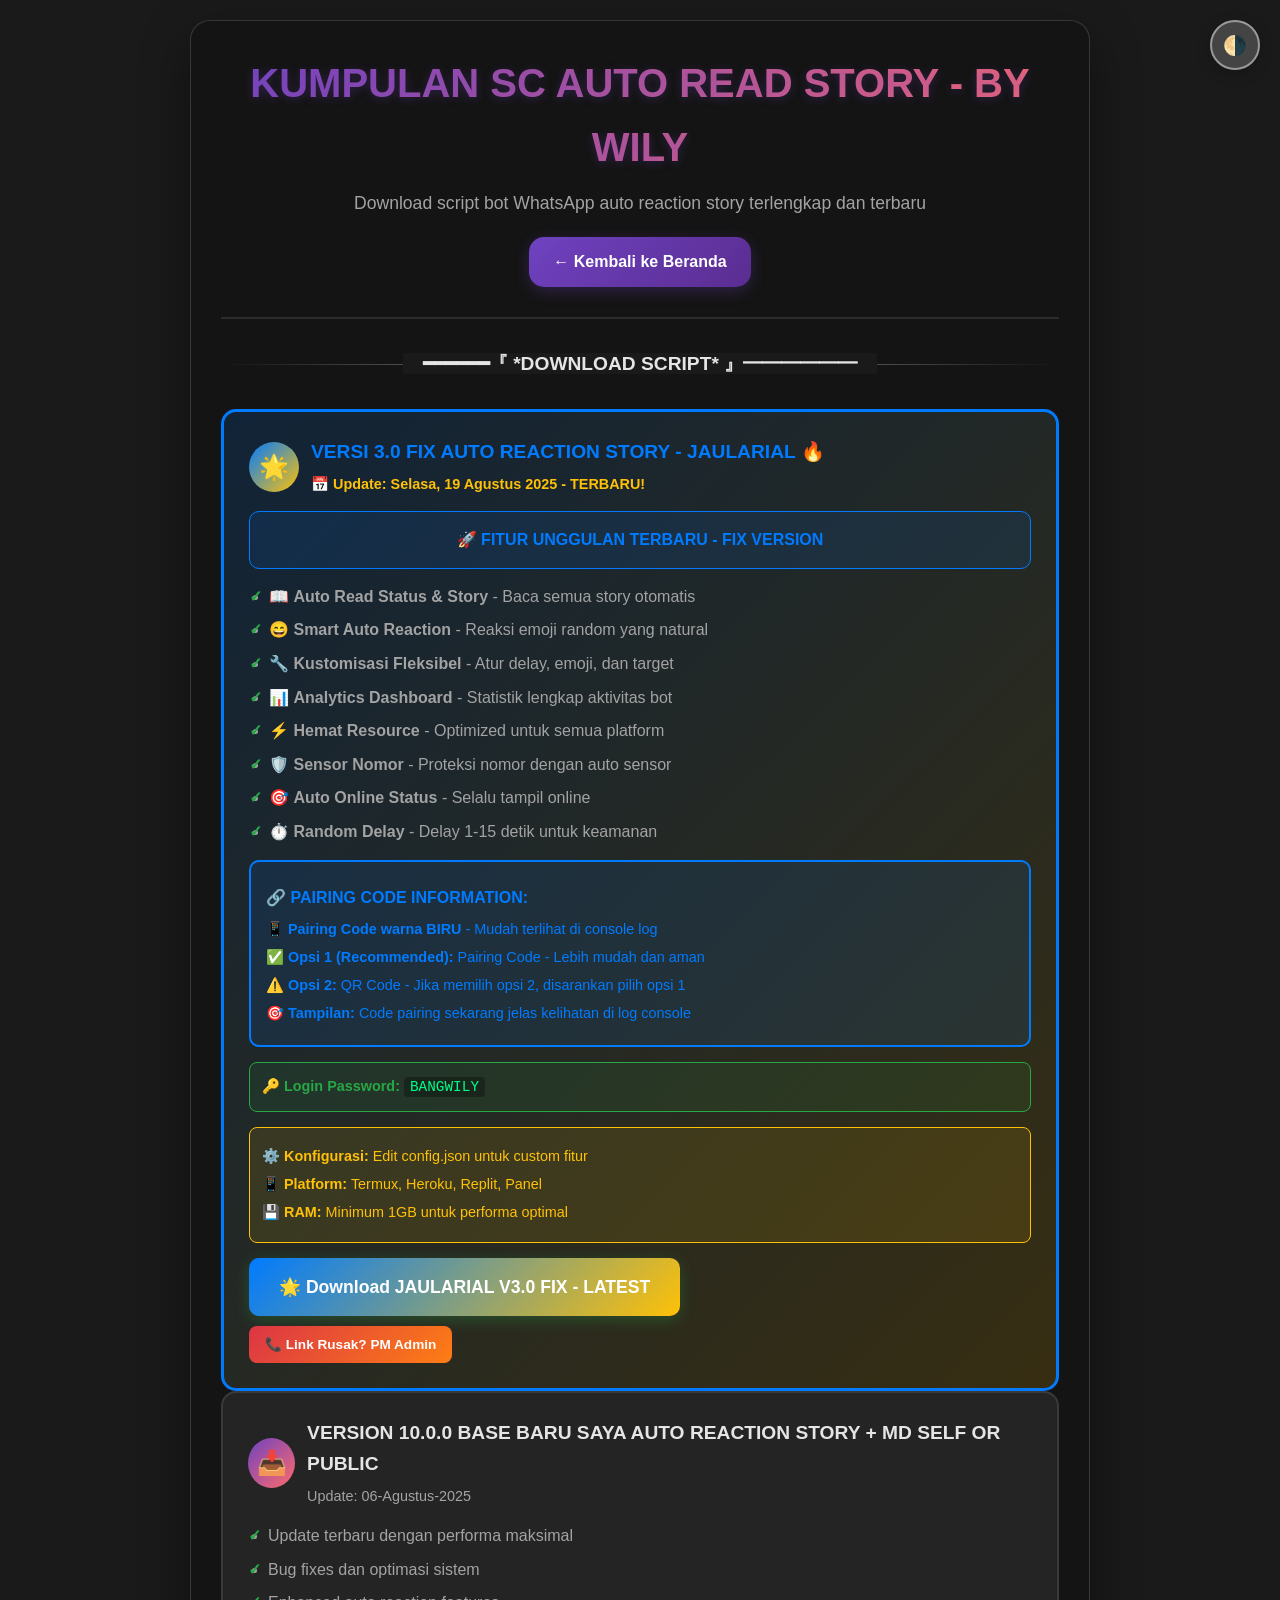
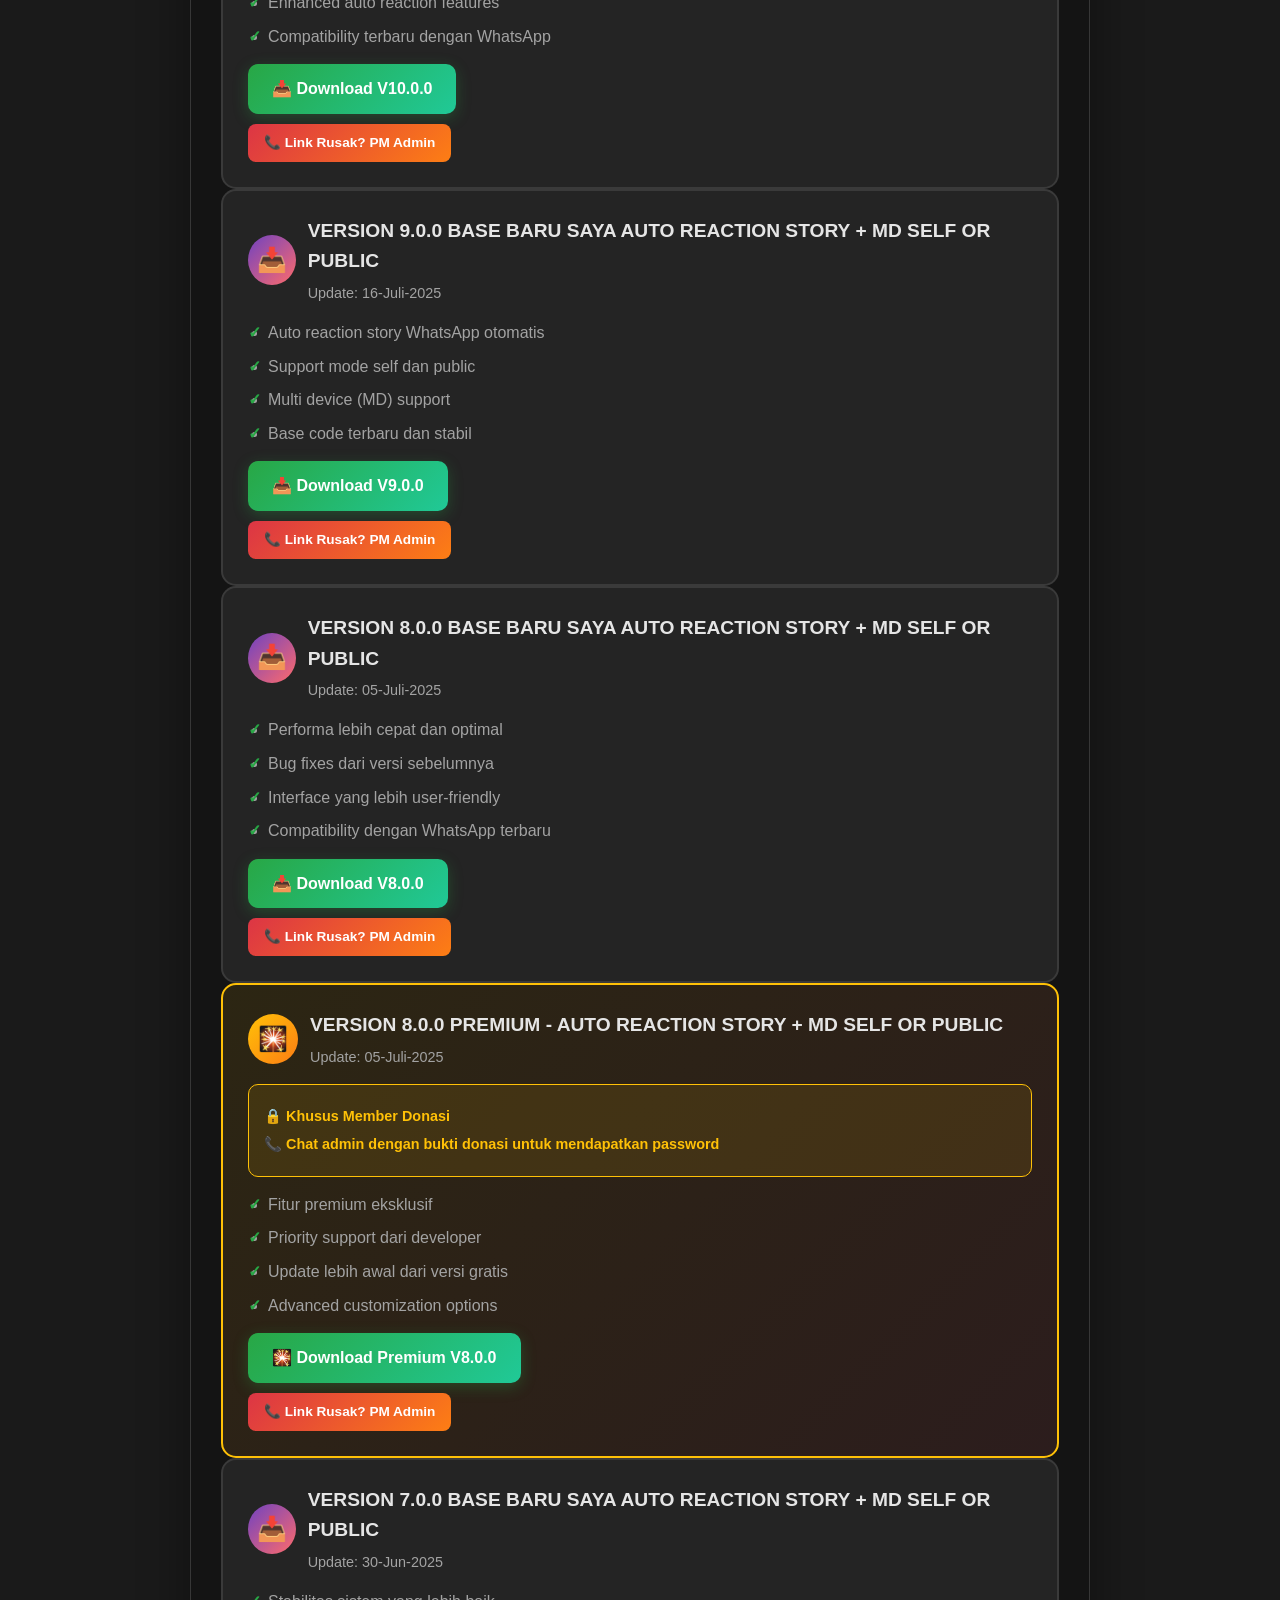
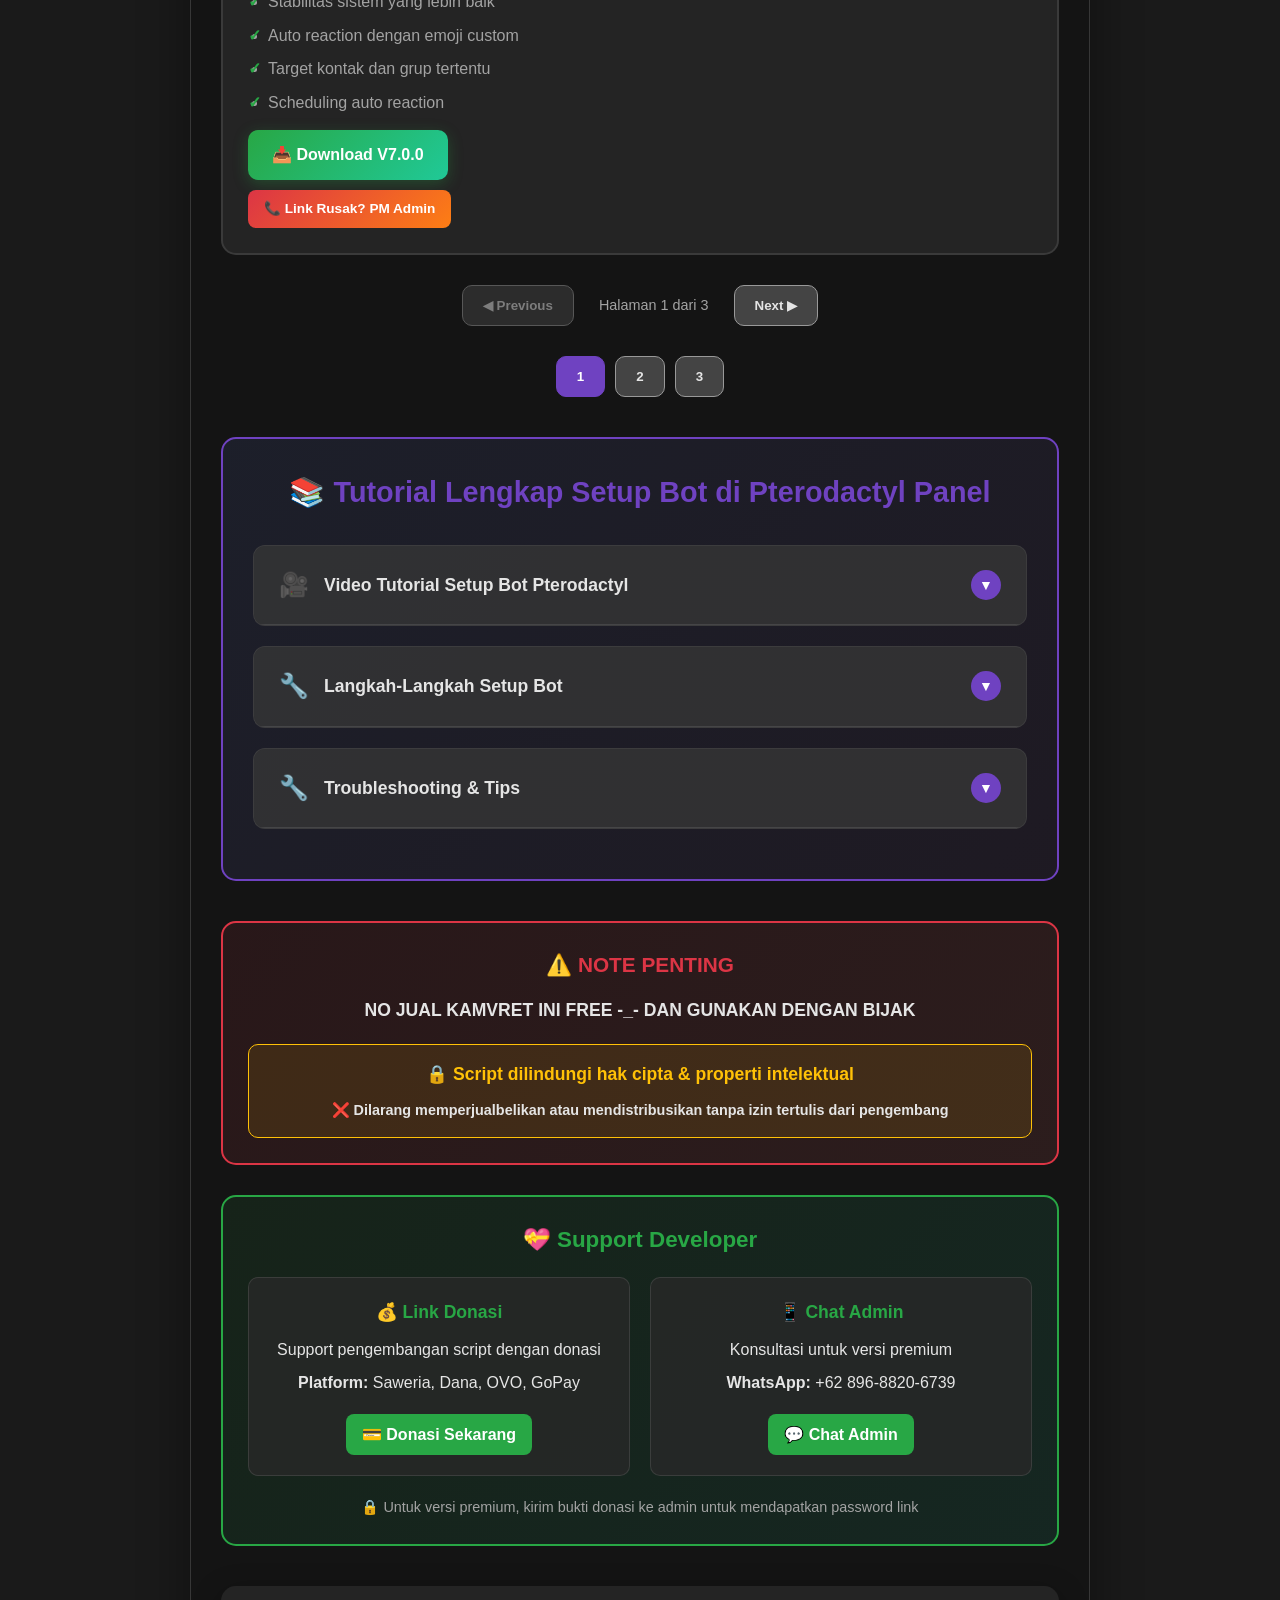
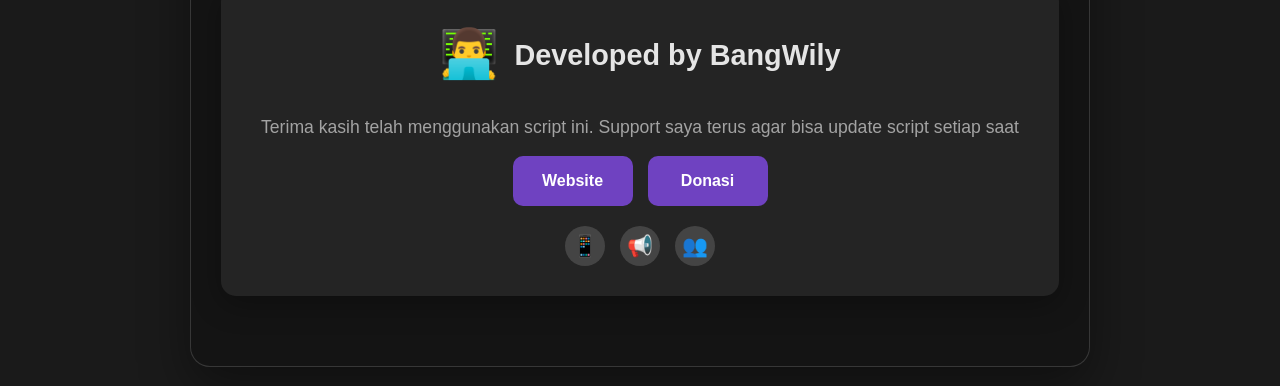
<file: linkdownload.html>
<!DOCTYPE html>
<html lang="id">
<head>
  <meta charset="UTF-8" />
  <meta name="viewport" content="width=device-width, initial-scale=1.0"/>
  <title>Download Script Bot - BangWily</title>
  <link rel="icon" type="image/jpeg" href="https://files.catbox.moe/zrezka.jpg">
  <link rel="shortcut icon" type="image/jpeg" href="https://files.catbox.moe/azbrp4.jpg">
  <style>
    :root {
      --bg-color: #1a1a1a;
      --card-color: rgba(40, 40, 40, 0.8);
      --text-color: #e5e5e5;
      --subtext-color: #a3a3a3;
      --button-color: #444;
      --button-hover: #606060;
      --gray-bar: #999;
      --accent-color: #6f42c1;
      --accent-hover: #5a2d91;
      --success-color: #28a745;
      --warning-color: #ffc107;
      --danger-color: #dc3545;
    }

    [data-theme="light"] {
      --bg-color: #f4f4f4;
      --card-color: rgba(255, 255, 255, 0.9);
      --text-color: #1a1a1a;
      --subtext-color: #444;
      --button-color: #e0e0e0;
      --button-hover: #cfcfcf;
      --gray-bar: #888;
      --accent-color: #6f42c1;
      --accent-hover: #5a2d91;
    }

    * {
      box-sizing: border-box;
      margin: 0;
      padding: 0;
    }

    body {
      font-family: 'Segoe UI', Tahoma, Geneva, Verdana, sans-serif;
      background: var(--bg-color);
      background-image: url('https://files.catbox.moe/zrezka.jpg');
      background-size: cover;
      background-position: center;
      color: var(--text-color);
      min-height: 100vh;
      line-height: 1.6;
    }

    .container {
      background: rgba(20, 20, 20, 0.85);
      border: 1px solid rgba(255, 255, 255, 0.15);
      border-radius: 20px;
      padding: 30px;
      margin: 20px auto;
      max-width: 900px;
      box-shadow: 0 20px 50px rgba(0, 0, 0, 0.4);
      position: relative;
    }

    [data-theme="light"] .container {
      background: rgba(255, 255, 255, 0.9);
      border: 1px solid rgba(0, 0, 0, 0.1);
    }



    .header {
      text-align: center;
      padding-bottom: 30px;
      border-bottom: 2px solid rgba(255, 255, 255, 0.1);
      margin-bottom: 30px;
    }

    [data-theme="light"] .header {
      border-bottom: 2px solid rgba(0, 0, 0, 0.1);
    }

    .main-title {
      font-size: 2.5rem;
      font-weight: 700;
      margin-bottom: 10px;
      background: linear-gradient(135deg, var(--accent-color), #ff6b6b);
      -webkit-background-clip: text;
      -webkit-text-fill-color: transparent;
      background-clip: text;
      text-shadow: 0 2px 10px rgba(111, 66, 193, 0.3);
    }

    .subtitle {
      font-size: 1.1rem;
      color: var(--subtext-color);
      margin-bottom: 20px;
    }

    .back-button {
      display: inline-flex;
      align-items: center;
      gap: 8px;
      background: linear-gradient(135deg, var(--accent-color), var(--accent-hover));
      color: white;
      text-decoration: none;
      padding: 12px 24px;
      border-radius: 15px;
      font-weight: 600;
      box-shadow: 0 4px 15px rgba(111, 66, 193, 0.3);
    }

    .divider {
      text-align: center;
      margin: 30px 0;
      position: relative;
      font-size: 1.2rem;
      font-weight: 600;
      color: var(--text-color);
    }

    .divider::before {
      content: '';
      position: absolute;
      top: 50%;
      left: 0;
      right: 0;
      height: 1px;
      background: linear-gradient(90deg, transparent, var(--gray-bar), transparent);
      z-index: 0;
    }

    .divider span {
      background: var(--bg-color);
      padding: 0 20px;
      position: relative;
      z-index: 1;
    }

    .version-grid {
      display: grid;
      gap: 20px;
      margin-bottom: 30px;
    }

    .version-card {
      background: var(--card-color);
      border: 2px solid rgba(255, 255, 255, 0.1);
      border-radius: 15px;
      padding: 25px;
      position: relative;
    }

    [data-theme="light"] .version-card {
      border: 2px solid rgba(0, 0, 0, 0.1);
    }

    .version-header {
      display: flex;
      align-items: center;
      gap: 12px;
      margin-bottom: 15px;
    }

    .version-icon {
      font-size: 1.5rem;
      width: 50px;
      height: 50px;
      display: flex;
      align-items: center;
      justify-content: center;
      background: linear-gradient(135deg, var(--accent-color), #ff6b6b);
      border-radius: 50%;
      color: white;
    }

    .version-info h3 {
      font-size: 1.2rem;
      font-weight: 700;
      margin-bottom: 5px;
      color: var(--text-color);
    }

    .version-date {
      font-size: 0.9rem;
      color: var(--subtext-color);
    }

    .version-features {
      margin: 15px 0;
      padding-left: 20px;
    }

    .version-features li {
      margin-bottom: 8px;
      color: var(--subtext-color);
      position: relative;
    }

    .version-features li::before {
      content: '✓';
      position: absolute;
      left: -20px;
      color: var(--success-color);
      font-weight: bold;
    }

    .download-button {
      display: inline-flex;
      align-items: center;
      gap: 8px;
      background: linear-gradient(135deg, var(--success-color), #20c997);
      color: white;
      text-decoration: none;
      padding: 12px 24px;
      border-radius: 10px;
      font-weight: 600;
      box-shadow: 0 4px 15px rgba(40, 167, 69, 0.3);
      width: fit-content;
    }

    .premium-card {
      background: linear-gradient(135deg, rgba(255, 193, 7, 0.1), rgba(255, 107, 107, 0.1));
      border: 2px solid var(--warning-color);
    }

    .premium-card .version-icon {
      background: linear-gradient(135deg, var(--warning-color), #fd7e14);
    }

    .premium-note {
      background: rgba(255, 193, 7, 0.1);
      border: 1px solid var(--warning-color);
      border-radius: 10px;
      padding: 15px;
      margin: 15px 0;
    }

    .premium-note p {
      margin: 5px 0;
      font-size: 0.9rem;
      color: var(--warning-color);
      font-weight: 600;
    }

    .donation-section {
      background: linear-gradient(135deg, rgba(40, 167, 69, 0.1), rgba(32, 201, 151, 0.1));
      border: 2px solid var(--success-color);
      border-radius: 15px;
      padding: 25px;
      margin: 30px 0;
      text-align: center;
    }

    .donation-section h3 {
      color: var(--success-color);
      font-size: 1.4rem;
      margin-bottom: 20px;
      font-weight: 700;
    }

    .donation-info {
      display: grid;
      grid-template-columns: 1fr 1fr;
      gap: 20px;
      margin-bottom: 20px;
    }

    .donation-card {
      background: var(--card-color);
      border: 1px solid rgba(255, 255, 255, 0.1);
      border-radius: 10px;
      padding: 20px;
    }

    .donation-card h4 {
      color: var(--success-color);
      margin-bottom: 10px;
      font-size: 1.1rem;
    }

    .donation-card p {
      color: var(--text-color);
      margin-bottom: 8px;
    }

    .donation-link {
      display: inline-flex;
      align-items: center;
      gap: 8px;
      background: var(--success-color);
      color: white;
      text-decoration: none;
      padding: 8px 16px;
      border-radius: 8px;
      font-weight: 600;
      transition: all 0.3s ease;
      margin-top: 10px;
    }

    .donation-link:hover {
      background: #20c997;
      transform: translateY(-2px);
    }

    .pagination {
      display: flex;
      justify-content: center;
      align-items: center;
      gap: 10px;
      margin: 30px 0;
    }

    .pagination-btn {
      background: var(--button-color);
      color: var(--text-color);
      border: 1px solid var(--gray-bar);
      padding: 12px 20px;
      border-radius: 10px;
      cursor: pointer;
      transition: all 0.3s ease;
      font-weight: 600;
    }

    .pagination-btn:hover {
      background: var(--button-hover);
      transform: translateY(-2px);
    }

    .pagination-btn.active {
      background: var(--accent-color);
      color: white;
      border-color: var(--accent-color);
    }

    .pagination-btn:disabled {
      opacity: 0.5;
      cursor: not-allowed;
    }

    .pagination-btn:disabled:hover {
      transform: none;
    }

    .page-info {
      color: var(--subtext-color);
      font-size: 0.9rem;
      margin: 0 15px;
    }



    .note-section {
      background: linear-gradient(135deg, rgba(220, 53, 69, 0.1), rgba(255, 107, 107, 0.1));
      border: 2px solid var(--danger-color);
      border-radius: 15px;
      padding: 25px;
      margin-top: 30px;
      text-align: center;
    }

    .note-section h3 {
      color: var(--danger-color);
      font-size: 1.3rem;
      margin-bottom: 15px;
      font-weight: 700;
    }

    .note-section p {
      color: var(--text-color);
      font-size: 1.1rem;
      font-weight: 600;
    }

    .scroll-to-top {
      position: fixed;
      bottom: 30px;
      right: 30px;
      background: linear-gradient(135deg, var(--accent-color), var(--accent-hover));
      color: white;
      border: none;
      border-radius: 50%;
      width: 60px;
      height: 60px;
      font-size: 1.5rem;
      cursor: pointer;
      box-shadow: 0 6px 20px rgba(111, 66, 193, 0.3);
      opacity: 0;
      visibility: hidden;
      z-index: 1000;
    }

    .scroll-to-top.visible {
      opacity: 1;
      visibility: visible;
    }

    .toggle-theme {
      position: fixed;
      top: 20px;
      right: 20px;
      background: var(--button-color);
      border: 2px solid var(--gray-bar);
      border-radius: 50%;
      width: 50px;
      height: 50px;
      font-size: 1.2rem;
      color: var(--text-color);
      cursor: pointer;
      display: flex;
      align-items: center;
      justify-content: center;
      box-shadow: 0 4px 15px rgba(0, 0, 0, 0.2);
      z-index: 1000;
    }

    .developer-credit {
      background: var(--card-color);
      border-radius: 15px;
      padding: 30px;
      margin: 40px 0;
      text-align: center;
      box-shadow: 0 8px 30px rgba(0, 0, 0, 0.3);
    }

    .credit-header {
      display: flex;
      align-items: center;
      justify-content: center;
      gap: 15px;
      margin-bottom: 20px;
    }

    .credit-icon {
      font-size: 3rem;
      color: var(--accent-color);
    }

    .credit-header h3 {
      font-size: 1.8rem;
      font-weight: 700;
      color: var(--text-color);
    }

    .credit-content p {
      font-size: 1.1rem;
      color: var(--subtext-color);
      margin-bottom: 15px;
    }

    .credit-links {
      display: flex;
      justify-content: center;
      gap: 15px;
    }

    .credit-link {
      display: inline-flex;
      align-items: center;
      justify-content: center;
      background: var(--accent-color);
      color: white;
      text-decoration: none;
      padding: 12px 24px;
      border-radius: 10px;
      font-weight: 600;
      transition: all 0.3s ease;
      min-width: 120px;
    }

    .credit-link:hover {
      background: var(--accent-hover);
      transform: translateY(-3px);
      box-shadow: 0 5px 15px rgba(111, 66, 193, 0.3);
    }

    .social-links {
      display: flex;
      justify-content: center;
      gap: 15px;
      margin-top: 20px;
    }

    .social-link {
      display: inline-flex;
      align-items: center;
      justify-content: center;
      background: var(--button-color);
      color: var(--text-color);
      border-radius: 50%;
      width: 40px;
      height: 40px;
      font-size: 1.3rem;
      text-decoration: none;
      transition: all 0.3s ease;
    }

    .social-link:hover {
      background: var(--button-hover);
      transform: scale(1.1);
    }

    /* Tutorial Section Styles - Simple & Clean */
    .tutorial-section {
      background: linear-gradient(135deg, rgba(102, 126, 234, 0.1), rgba(118, 75, 162, 0.1));
      border: 2px solid var(--accent-color);
      border-radius: 15px;
      padding: 30px;
      margin: 40px 0;
    }

    .tutorial-section h3 {
      color: var(--accent-color);
      font-size: 1.8rem;
      margin-bottom: 30px;
      font-weight: 700;
      text-align: center;
    }

    /* Tutorial Spoiler Container */
    .tutorial-spoiler-container {
      background: var(--card-color);
      border: 1px solid rgba(255, 255, 255, 0.1);
      border-radius: 12px;
      margin-bottom: 20px;
      overflow: hidden;
    }

    [data-theme="light"] .tutorial-spoiler-container {
      border: 1px solid rgba(0, 0, 0, 0.1);
    }

    /* Tutorial Spoiler Header */
    .tutorial-spoiler-header {
      background: rgba(255, 255, 255, 0.05);
      padding: 20px 25px;
      display: flex;
      align-items: center;
      justify-content: space-between;
      cursor: pointer;
      border-bottom: 1px solid rgba(255, 255, 255, 0.1);
    }

    .tutorial-spoiler-info {
      display: flex;
      align-items: center;
      gap: 15px;
    }

    .tutorial-icon {
      font-size: 24px;
      min-width: 30px;
    }

    .tutorial-title {
      font-size: 1.1rem;
      font-weight: 700;
      color: var(--text-color);
    }

    .tutorial-spoiler-arrow {
      background: var(--accent-color);
      border-radius: 50%;
      width: 30px;
      height: 30px;
      display: flex;
      align-items: center;
      justify-content: center;
      color: white;
      font-weight: bold;
      font-size: 14px;
    }

    .tutorial-spoiler-arrow.open {
      background: var(--success-color);
    }

    /* Tutorial Spoiler Content */
    .tutorial-spoiler-content {
      max-height: 0;
      overflow: hidden;
    }

    .tutorial-spoiler-content.open {
      max-height: none;
      overflow: visible;
      padding: 25px;
    }

    /* Video Container Styles */
    .video-container {
      text-align: center;
    }

    .video-container iframe {
      width: 100%;
      height: 400px;
      border-radius: 10px;
      box-shadow: 0 5px 15px rgba(0, 0, 0, 0.3);
      margin-bottom: 15px;
    }

    .video-description {
      background: rgba(255, 255, 255, 0.05);
      border-radius: 8px;
      padding: 15px;
      font-size: 14px;
      color: var(--subtext-color);
      text-align: left;
      margin-top: 15px;
    }

    .video-description strong {
      color: var(--text-color);
    }

    /* Setup Steps Styles */
    .setup-steps {
      display: flex;
      flex-direction: column;
      gap: 20px;
    }

    .step-item {
      display: flex;
      gap: 20px;
      background: rgba(255, 255, 255, 0.03);
      border-radius: 10px;
      padding: 20px;
    }

    .step-number {
      background: var(--accent-color);
      color: white;
      width: 35px;
      height: 35px;
      border-radius: 50%;
      display: flex;
      align-items: center;
      justify-content: center;
      font-weight: 700;
      font-size: 16px;
      flex-shrink: 0;
    }

    .step-details {
      flex: 1;
    }

    .step-details h4 {
      color: var(--text-color);
      font-size: 1.1rem;
      margin-bottom: 10px;
      font-weight: 600;
    }

    .step-details ul, .step-details ol {
      margin: 10px 0;
      padding-left: 20px;
    }

    .step-details li {
      margin-bottom: 5px;
      color: var(--subtext-color);
      font-size: 14px;
    }

    .step-details p {
      color: var(--subtext-color);
      margin-bottom: 10px;
      font-size: 14px;
    }

    .step-details strong {
      color: var(--text-color);
    }

    /* Code Block Styles */
    .code-block {
      background: rgba(0, 0, 0, 0.4);
      border: 1px solid var(--gray-bar);
      border-radius: 8px;
      padding: 12px 15px;
      margin: 10px 0;
      font-family: 'Courier New', monospace;
      font-size: 13px;
      overflow-x: auto;
    }

    [data-theme="light"] .code-block {
      background: rgba(0, 0, 0, 0.05);
      border: 1px solid rgba(0, 0, 0, 0.2);
    }

    .code-block code {
      color: #00ff88;
      font-weight: 500;
      line-height: 1.4;
    }

    [data-theme="light"] .code-block code {
      color: #006633;
    }

    .code-preview {
      margin: 15px 0;
    }

    .code-preview strong {
      display: block;
      margin-bottom: 8px;
      color: var(--text-color);
      font-size: 14px;
    }

    /* Troubleshooting Grid */
    .troubleshooting-grid {
      display: grid;
      grid-template-columns: repeat(auto-fit, minmax(250px, 1fr));
      gap: 15px;
      margin-bottom: 30px;
    }

    .trouble-card {
      background: rgba(220, 53, 69, 0.1);
      border: 1px solid var(--danger-color);
      border-radius: 8px;
      padding: 15px;
    }

    .trouble-card h4 {
      color: var(--danger-color);
      font-size: 14px;
      margin-bottom: 8px;
      font-weight: 600;
    }

    .trouble-card p {
      color: var(--text-color);
      font-size: 13px;
      margin: 0;
    }

    .trouble-card code {
      background: rgba(0, 0, 0, 0.3);
      padding: 2px 6px;
      border-radius: 4px;
      font-size: 12px;
      color: #00ff88;
    }

    /* Tips Grid */
    .tips-grid h4 {
      color: var(--success-color);
      font-size: 1.1rem;
      margin-bottom: 15px;
      font-weight: 600;
    }

    .tips-list {
      display: grid;
      grid-template-columns: repeat(auto-fit, minmax(250px, 1fr));
      gap: 10px;
    }

    .tip-item {
      background: rgba(40, 167, 69, 0.1);
      border: 1px solid var(--success-color);
      border-radius: 8px;
      padding: 12px 15px;
      color: var(--text-color);
      font-size: 13px;
    }

    .tip-item strong {
      color: var(--success-color);
    }

    @media (max-width: 768px) {
      .container {
        margin: 10px;
        padding: 20px;
      }

      .main-title {
        font-size: 2rem;
      }

      .version-card {
        padding: 20px;
      }

      .donation-info {
        grid-template-columns: 1fr;
        gap: 15px;
      }

      .tutorial-section {
        padding: 20px;
        margin: 20px 0;
      }

      .tutorial-section h3 {
        font-size: 1.5rem;
      }

      .video-container {
        padding: 15px;
      }

      .video-container iframe {
        height: 250px;
      }

      .tutorial-step {
        padding: 20px;
      }

      .tutorial-step h4 {
        font-size: 1.1rem;
      }

      .code-block {
        padding: 12px;
        font-size: 12px;
      }

      .pagination {
        gap: 5px;
      }

      .pagination-btn {
        padding: 10px 15px;
        font-size: 0.9rem;
      }

      .scroll-to-top {
        bottom: 20px;
        right: 20px;
        width: 50px;
        height: 50px;
        font-size: 1.2rem;
      }

      .toggle-theme {
        top: 15px;
        right: 15px;
        width: 45px;
        height: 45px;
        font-size: 1rem;
      }

      .social-link {
        padding: 8px;
        font-size: 16px;
        min-width: 32px;
        min-height: 32px;
      }

      .developer-credit {
        margin: 30px 0 15px 0;
        padding: 25px 15px;
      }

      .credit-header {
        flex-direction: column;
        gap: 10px;
      }

      .credit-icon {
        width: 50px;
        height: 50px;
        font-size: 2rem;
      }

      .credit-header h3 {
        font-size: 1.5rem;
      }

      .credit-content p {
        font-size: 0.9rem;
      }

      .credit-links {
        gap: 10px;
      }

      .credit-link {
        padding: 10px 16px;
        font-size: 0.8rem;
        min-width: 100px;
      }

      /* Tutorial Mobile Responsive */
      .tutorial-spoiler-header {
        padding: 15px 20px;
      }

      .tutorial-icon {
        font-size: 20px;
      }

      .tutorial-title {
        font-size: 1rem;
      }

      .tutorial-spoiler-arrow {
        width: 25px;
        height: 25px;
        font-size: 12px;
      }

      .tutorial-spoiler-content.open {
        padding: 20px;
      }

      .video-container iframe {
        height: 250px;
      }

      .step-item {
        flex-direction: column;
        gap: 15px;
        padding: 15px;
      }

      .step-number {
        width: 30px;
        height: 30px;
        font-size: 14px;
        align-self: flex-start;
      }

      .troubleshooting-grid {
        grid-template-columns: 1fr;
        gap: 10px;
      }

      .tips-list {
        grid-template-columns: 1fr;
        gap: 8px;
      }

      .trouble-card, .tip-item {
        padding: 10px 12px;
      }

      .trouble-card h4 {
        font-size: 13px;
      }

      .trouble-card p, .tip-item {
        font-size: 12px;
      }
    }

    /* Animasi untuk card terbaru */
    @keyframes pulse {
      0% {
        transform: scale(1);
        box-shadow: 0 0 0 0 rgba(255, 107, 107, 0.4);
      }
      50% {
        transform: scale(1.05);
        box-shadow: 0 0 0 10px rgba(255, 107, 107, 0);
      }
      100% {
        transform: scale(1);
        box-shadow: 0 0 0 0 rgba(255, 107, 107, 0);
      }
    }

    @keyframes glow {
      0% {
        box-shadow: 0 0 5px rgba(255, 107, 107, 0.5);
      }
      50% {
        box-shadow: 0 0 20px rgba(255, 107, 107, 0.8);
      }
      100% {
        box-shadow: 0 0 5px rgba(255, 107, 107, 0.5);
      }
    }

    @media (max-width: 480px) {
      .main-title {
        font-size: 1.8rem;
      }

      .subtitle {
        font-size: 1rem;
      }

      .version-header {
        flex-direction: column;
        text-align: center;
        gap: 10px;
      }

      .version-info h3 {
        font-size: 1.1rem;
      }

      .donation-card {
        padding: 15px;
      }

      .tutorial-section {
        padding: 15px;
      }

      .tutorial-section h3 {
        font-size: 1.3rem;
      }

      .video-container iframe {
        height: 200px;
      }

      .tutorial-step {
        padding: 15px;
      }

      .tutorial-step h4 {
        font-size: 1rem;
        flex-direction: column;
        text-align: center;
        gap: 5px;
      }

      .step-content {
        font-size: 14px;
      }

      .code-block {
        padding: 10px;
        font-size: 11px;
      }

      .troubleshooting, .tips-section {
        padding: 15px;
      }

      .trouble-item, .tips-section li {
        padding: 10px 12px;
      }
    }
  </style>
</head>
<body data-theme="dark">
  <button class="toggle-theme" onclick="toggleTheme()">🌗</button>
  <button class="scroll-to-top" id="scrollToTopBtn" onclick="scrollToTop()">⬆️</button>

  <div class="container">
    <div class="header">
      <h1 class="main-title">KUMPULAN SC AUTO READ STORY - BY WILY</h1>
      <p class="subtitle">Download script bot WhatsApp auto reaction story terlengkap dan terbaru</p>
      <a href="index.html" class="back-button">
        ← Kembali ke Beranda
      </a>
    </div>

    <div class="divider">
      <span>━━━━━━『 *DOWNLOAD SCRIPT* 』━━━━━━</span>
    </div>



    <div class="version-grid" id="version-container">
      <!-- Page 1 Scripts -->
      <div class="version-page" data-page="1" style="display: block;">
        <!-- Version 3.0 JAULARIAL FIX - LATEST -->
        <div class="version-card" style="border: 3px solid #007bff; background: linear-gradient(135deg, rgba(0, 123, 255, 0.15), rgba(255, 193, 7, 0.15));">
          <div class="version-header">
            <div class="version-icon" style="background: linear-gradient(135deg, #007bff, #ffc107); animation: pulse 2s infinite;">🌟</div>
            <div class="version-info">
              <h3 style="color: #007bff;">VERSI 3.0 FIX AUTO REACTION STORY - JAULARIAL 🔥</h3>
              <div class="version-date" style="color: #ffc107; font-weight: bold;">📅 Update: Selasa, 19 Agustus 2025 - TERBARU!</div>
            </div>
          </div>
          <div style="background: rgba(0, 123, 255, 0.1); border: 1px solid #007bff; border-radius: 10px; padding: 15px; margin: 15px 0;">
            <p style="color: #007bff; font-weight: bold; margin: 0; text-align: center;">🚀 FITUR UNGGULAN TERBARU - FIX VERSION</p>
          </div>
          <ul class="version-features">
            <li>📖 <strong>Auto Read Status & Story</strong> - Baca semua story otomatis</li>
            <li>😄 <strong>Smart Auto Reaction</strong> - Reaksi emoji random yang natural</li>
            <li>🔧 <strong>Kustomisasi Fleksibel</strong> - Atur delay, emoji, dan target</li>
            <li>📊 <strong>Analytics Dashboard</strong> - Statistik lengkap aktivitas bot</li>
            <li>⚡ <strong>Hemat Resource</strong> - Optimized untuk semua platform</li>
            <li>🛡️ <strong>Sensor Nomor</strong> - Proteksi nomor dengan auto sensor</li>
            <li>🎯 <strong>Auto Online Status</strong> - Selalu tampil online</li>
            <li>⏱️ <strong>Random Delay</strong> - Delay 1-15 detik untuk keamanan</li>
          </ul>
          
          <!-- Pairing Code Information -->
          <div style="background: rgba(0, 123, 255, 0.1); border: 2px solid #007bff; border-radius: 10px; padding: 15px; margin: 15px 0;">
            <p style="color: #007bff; font-size: 1rem; margin: 8px 0; font-weight: bold;"><strong>🔗 PAIRING CODE INFORMATION:</strong></p>
            <p style="color: #007bff; font-size: 0.9rem; margin: 5px 0;">📱 <strong>Pairing Code warna BIRU</strong> - Mudah terlihat di console log</p>
            <p style="color: #007bff; font-size: 0.9rem; margin: 5px 0;">✅ <strong>Opsi 1 (Recommended):</strong> Pairing Code - Lebih mudah dan aman</p>
            <p style="color: #007bff; font-size: 0.9rem; margin: 5px 0;">⚠️ <strong>Opsi 2:</strong> QR Code - Jika memilih opsi 2, disarankan pilih opsi 1</p>
            <p style="color: #007bff; font-size: 0.9rem; margin: 5px 0;">🎯 <strong>Tampilan:</strong> Code pairing sekarang jelas kelihatan di log console</p>
          </div>

          <div style="background: rgba(40, 167, 69, 0.1); border: 1px solid #28a745; border-radius: 8px; padding: 12px; margin: 15px 0;">
            <p style="color: #28a745; font-size: 0.9rem; margin: 0;"><strong>🔑 Login Password:</strong> <code style="background: rgba(0,0,0,0.3); padding: 2px 6px; border-radius: 4px; color: #00ff88;">BANGWILY</code></p>
          </div>
          
          <div style="background: rgba(255, 193, 7, 0.1); border: 1px solid #ffc107; border-radius: 8px; padding: 12px; margin: 15px 0;">
            <p style="color: #ffc107; font-size: 0.9rem; margin: 5px 0;"><strong>⚙️ Konfigurasi:</strong> Edit config.json untuk custom fitur</p>
            <p style="color: #ffc107; font-size: 0.9rem; margin: 5px 0;"><strong>📱 Platform:</strong> Termux, Heroku, Replit, Panel</p>
            <p style="color: #ffc107; font-size: 0.9rem; margin: 5px 0;"><strong>💾 RAM:</strong> Minimum 1GB untuk performa optimal</p>
          </div>
          
          <a href="https://www.mediafire.com/file/xgp36sidc995kpz/FIX_SC-READ-STORY-JAULRAIL.zip/file" target="_blank" class="download-button" style="background: linear-gradient(135deg, #007bff, #ffc107); font-size: 1.1rem; padding: 15px 30px;">
            🌟 Download JAULARIAL V3.0 FIX - LATEST
          </a>
          <div style="margin-top: 10px;">
            <a href="https://wa.me/6289688206739" target="_blank" style="display: inline-flex; align-items: center; gap: 8px; background: linear-gradient(135deg, #dc3545, #fd7e14); color: white; text-decoration: none; padding: 8px 16px; border-radius: 8px; font-weight: 600; font-size: 0.85rem; transition: all 0.3s ease;">
              📞 Link Rusak? PM Admin
            </a>
          </div>
        </div>

        <!-- Version 10.0.0 -->
        <div class="version-card">
          <div class="version-header">
            <div class="version-icon">📥</div>
            <div class="version-info">
              <h3>VERSION 10.0.0 BASE BARU SAYA AUTO REACTION STORY + MD SELF OR PUBLIC</h3>
              <div class="version-date">Update: 06-Agustus-2025</div>
            </div>
          </div>
          <ul class="version-features">
            <li>Update terbaru dengan performa maksimal</li>
            <li>Bug fixes dan optimasi sistem</li>
            <li>Enhanced auto reaction features</li>
            <li>Compatibility terbaru dengan WhatsApp</li>
          </ul>
          <a href="https://pastelink.net/4bq3i2ak" target="_blank" class="download-button">
            📥 Download V10.0.0
          </a>
          <div style="margin-top: 10px;">
            <a href="https://wa.me/6289688206739" target="_blank" style="display: inline-flex; align-items: center; gap: 8px; background: linear-gradient(135deg, #dc3545, #fd7e14); color: white; text-decoration: none; padding: 8px 16px; border-radius: 8px; font-weight: 600; font-size: 0.85rem; transition: all 0.3s ease;">
              📞 Link Rusak? PM Admin
            </a>
          </div>
        </div>

        <!-- Version 9.0.0 -->
        <div class="version-card">
          <div class="version-header">
            <div class="version-icon">📥</div>
            <div class="version-info">
              <h3>VERSION 9.0.0 BASE BARU SAYA AUTO REACTION STORY + MD SELF OR PUBLIC</h3>
              <div class="version-date">Update: 16-Juli-2025</div>
            </div>
          </div>
          <ul class="version-features">
            <li>Auto reaction story WhatsApp otomatis</li>
            <li>Support mode self dan public</li>
            <li>Multi device (MD) support</li>
            <li>Base code terbaru dan stabil</li>
          </ul>
          <a href="https://pastelink.net/i6lv4cyi" target="_blank" class="download-button">
            📥 Download V9.0.0
          </a>
          <div style="margin-top: 10px;">
            <a href="https://wa.me/6289688206739" target="_blank" style="display: inline-flex; align-items: center; gap: 8px; background: linear-gradient(135deg, #dc3545, #fd7e14); color: white; text-decoration: none; padding: 8px 16px; border-radius: 8px; font-weight: 600; font-size: 0.85rem; transition: all 0.3s ease;">
              📞 Link Rusak? PM Admin
            </a>
          </div>
        </div>

        <!-- Version 8.0.0 -->
        <div class="version-card">
          <div class="version-header">
            <div class="version-icon">📥</div>
            <div class="version-info">
              <h3>VERSION 8.0.0 BASE BARU SAYA AUTO REACTION STORY + MD SELF OR PUBLIC</h3>
              <div class="version-date">Update: 05-Juli-2025</div>
            </div>
          </div>
          <ul class="version-features">
            <li>Performa lebih cepat dan optimal</li>
            <li>Bug fixes dari versi sebelumnya</li>
            <li>Interface yang lebih user-friendly</li>
            <li>Compatibility dengan WhatsApp terbaru</li>
          </ul>
          <a href="https://pastelink.net/VVERSIONV8" target="_blank" class="download-button">
            📥 Download V8.0.0
          </a>
          <div style="margin-top: 10px;">
            <a href="https://wa.me/6289688206739" target="_blank" style="display: inline-flex; align-items: center; gap: 8px; background: linear-gradient(135deg, #dc3545, #fd7e14); color: white; text-decoration: none; padding: 8px 16px; border-radius: 8px; font-weight: 600; font-size: 0.85rem; transition: all 0.3s ease;">
              📞 Link Rusak? PM Admin
            </a>
          </div>
        </div>

        <!-- Version 8.0.0 Premium -->
        <div class="version-card premium-card">
          <div class="version-header">
            <div class="version-icon">🎇</div>
            <div class="version-info">
              <h3>VERSION 8.0.0 PREMIUM - AUTO REACTION STORY + MD SELF OR PUBLIC</h3>
              <div class="version-date">Update: 05-Juli-2025</div>
            </div>
          </div>
          <div class="premium-note">
            <p>🔒 Khusus Member Donasi</p>
            <p>📞 Chat admin dengan bukti donasi untuk mendapatkan password</p>
          </div>
          <ul class="version-features">
            <li>Fitur premium eksklusif</li>
            <li>Priority support dari developer</li>
            <li>Update lebih awal dari versi gratis</li>
            <li>Advanced customization options</li>
          </ul>
          <a href="https://pastelink.net/Versionv8" target="_blank" class="download-button">
            🎇 Download Premium V8.0.0
          </a>
          <div style="margin-top: 10px;">
            <a href="https://wa.me/6289688206739" target="_blank" style="display: inline-flex; align-items: center; gap: 8px; background: linear-gradient(135deg, #dc3545, #fd7e14); color: white; text-decoration: none; padding: 8px 16px; border-radius: 8px; font-weight: 600; font-size: 0.85rem; transition: all 0.3s ease;">
              📞 Link Rusak? PM Admin
            </a>
          </div>
        </div>

        <!-- Version 7.0.0 -->
        <div class="version-card">
          <div class="version-header">
            <div class="version-icon">📥</div>
            <div class="version-info">
              <h3>VERSION 7.0.0 BASE BARU SAYA AUTO REACTION STORY + MD SELF OR PUBLIC</h3>
              <div class="version-date">Update: 30-Jun-2025</div>
            </div>
          </div>
          <ul class="version-features">
            <li>Stabilitas sistem yang lebih baik</li>
            <li>Auto reaction dengan emoji custom</li>
            <li>Target kontak dan grup tertentu</li>
            <li>Scheduling auto reaction</li>
          </ul>
          <a href="https://pastelink.net/VERSIONV7" target="_blank" class="download-button">
            📥 Download V7.0.0
          </a>
          <div style="margin-top: 10px;">
            <a href="https://wa.me/6289688206739" target="_blank" style="display: inline-flex; align-items: center; gap: 8px; background: linear-gradient(135deg, #dc3545, #fd7e14); color: white; text-decoration: none; padding: 8px 16px; border-radius: 8px; font-weight: 600; font-size: 0.85rem; transition: all 0.3s ease;">
              📞 Link Rusak? PM Admin
            </a>
          </div>
        </div>
      </div>

      <!-- Page 2 Scripts -->
      <div class="version-page" data-page="2" style="display: none;">
        <!-- Version 6.0.0 -->
        <div class="version-card">
          <div class="version-header">
            <div class="version-icon">📥</div>
            <div class="version-info">
              <h3>VERSION 6.0.0 BASE BARU SAYA AUTO REACTION STORY + MD SELF OR PUBLIC</h3>
              <div class="version-date">Update: 26-Jun-2025</div>
            </div>
          </div>
          <ul class="version-features">
            <li>Enhanced security features</li>
            <li>Better error handling</li>
            <li>Improved logging system</li>
            <li>Configuration yang lebih mudah</li>
          </ul>
          <a href="https://pastelink.net/VERSIONV6" target="_blank" class="download-button">
            📥 Download V6.0.0
          </a>
          <div style="margin-top: 10px;">
            <a href="https://wa.me/6289688206739" target="_blank" style="display: inline-flex; align-items: center; gap: 8px; background: linear-gradient(135deg, #dc3545, #fd7e14); color: white; text-decoration: none; padding: 8px 16px; border-radius: 8px; font-weight: 600; font-size: 0.85rem; transition: all 0.3s ease;">
              📞 Link Rusak? PM Admin
            </a>
          </div>
        </div>

        <!-- Version 5.0.0 -->
        <div class="version-card">
          <div class="version-header">
            <div class="version-icon">📥</div>
            <div class="version-info">
              <h3>VERSION 5.0.0 BASE BARU SAYA AUTO REACTION STORY + MD SELF OR PUBLIC</h3>
              <div class="version-date">Update: 22-Jun-2025</div>
            </div>
          </div>
          <ul class="version-features">
            <li>Core system improvements</li>
            <li>Memory usage optimization</li>
            <li>Real-time status monitoring</li>
            <li>Auto reconnect feature</li>
          </ul>
          <a href="https://pastelink.net/VERSIONV5" target="_blank" class="download-button">
            📥 Download V5.0.0
          </a>
          <div style="margin-top: 10px;">
            <a href="https://wa.me/6289688206739" target="_blank" style="display: inline-flex; align-items: center; gap: 8px; background: linear-gradient(135deg, #dc3545, #fd7e14); color: white; text-decoration: none; padding: 8px 16px; border-radius: 8px; font-weight: 600; font-size: 0.85rem; transition: all 0.3s ease;">
              📞 Link Rusak? PM Admin
            </a>
          </div>
        </div>

        <!-- Version 4.0.0 -->
        <div class="version-card">
          <div class="version-header">
            <div class="version-icon">📥</div>
            <div class="version-info">
              <h3>VERSION 4.0.0 BASE BARU SAYA AUTO REACTION STORY + MD SELF OR PUBLIC</h3>
              <div class="version-date">Update: 21-Jun-2025</div>
            </div>
          </div>
          <ul class="version-features">
            <li>Multi-session support</li>
            <li>Advanced filtering options</li>
            <li>Custom delay settings</li>
            <li>Backup and restore feature</li>
          </ul>
          <a href="https://pastelink.net/VERSIONV4" target="_blank" class="download-button">
            📥 Download V4.0.0
          </a>
          <div style="margin-top: 10px;">
            <a href="https://wa.me/6289688206739" target="_blank" style="display: inline-flex; align-items: center; gap: 8px; background: linear-gradient(135deg, #dc3545, #fd7e14); color: white; text-decoration: none; padding: 8px 16px; border-radius: 8px; font-weight: 600; font-size: 0.85rem; transition: all 0.3s ease;">
              📞 Link Rusak? PM Admin
            </a>
          </div>
        </div>

        <!-- Version 3.0.0 -->
        <div class="version-card">
          <div class="version-header">
            <div class="version-icon">📥</div>
            <div class="version-info">
              <h3>VERSION 3.0.0 BASE BARU SAYA AUTO REACTION STORY + MD SELF OR PUBLIC</h3>
              <div class="version-date">Update: 15-Jun-2025</div>
            </div>
          </div>
          <ul class="version-features">
            <li>Stable base architecture</li>
            <li>Cross-platform compatibility</li>
            <li>Enhanced user interface</li>
            <li>Detailed documentation</li>
          </ul>
          <a href="https://pastelink.net/VERSIONV3" target="_blank" class="download-button">
            📥 Download V3.0.0
          </a>
          <div style="margin-top: 10px;">
            <a href="https://wa.me/6289688206739" target="_blank" style="display: inline-flex; align-items: center; gap: 8px; background: linear-gradient(135deg, #dc3545, #fd7e14); color: white; text-decoration: none; padding: 8px 16px; border-radius: 8px; font-weight: 600; font-size: 0.85rem; transition: all 0.3s ease;">
              📞 Link Rusak? PM Admin
            </a>
          </div>
        </div>
      </div>

      <!-- Page 3 Scripts -->
      <div class="version-page" data-page="3" style="display: none;">
        <!-- Mode Self or Public -->
        <div class="version-card">
          <div class="version-header">
            <div class="version-icon">📥</div>
            <div class="version-info">
              <h3>MODE SELF OR PUBLIC + MD</h3>
              <div class="version-date">Update: 11-Jun-2025</div>
            </div>
          </div>
          <ul class="version-features">
            <li>Dual mode operation</li>
            <li>Flexible deployment options</li>
            <li>Easy mode switching</li>
            <li>Comprehensive setup guide</li>
          </ul>
          <a href="https://pastelink.net/NewMode" target="_blank" class="download-button">
            📥 Download Mode Script
          </a>
          <div style="margin-top: 10px;">
            <a href="https://wa.me/6289688206739" target="_blank" style="display: inline-flex; align-items: center; gap: 8px; background: linear-gradient(135deg, #dc3545, #fd7e14); color: white; text-decoration: none; padding: 8px 16px; border-radius: 8px; font-weight: 600; font-size: 0.85rem; transition: all 0.3s ease;">
              📞 Link Rusak? PM Admin
            </a>
          </div>
        </div>

        <!-- V1 MD -->
        <div class="version-card">
          <div class="version-header">
            <div class="version-icon">📥</div>
            <div class="version-info">
              <h3>V1 MD + Auto Reaction Story</h3>
              <div class="version-date">Update: 8-Jun-2025</div>
            </div>
          </div>
          <ul class="version-features">
            <li>First multi-device version</li>
            <li>Basic auto reaction features</li>
            <li>Simple setup process</li>
            <li>Beginner-friendly interface</li>
          </ul>
          <a href="https://pastelink.net/BangWilyV1" target="_blank" class="download-button">
            📥 Download V1 MD
          </a>
          <div style="margin-top: 10px;">
            <a href="https://wa.me/6289688206739" target="_blank" style="display: inline-flex; align-items: center; gap: 8px; background: linear-gradient(135deg, #dc3545, #fd7e14); color: white; text-decoration: none; padding: 8px 16px; border-radius: 8px; font-weight: 600; font-size: 0.85rem; transition: all 0.3s ease;">
              📞 Link Rusak? PM Admin
            </a>
          </div>
        </div>

        <!-- Auto Read Story Dika V2 -->
                <div class="version-card">
          <div class="version-header">
            <div class="version-icon">📥</div>
            <div class="version-info">
              <h3>Auto Read Story Dika V2</h3>
              <div class="version-date">Update: 31-Mei-2025</div>
            </div>
          </div>
          <ul class="version-features">
            <li>Collaborative development</li>
            <li>Enhanced story reading</li>
            <li>Custom reaction settings</li>
            <li>Improved stability</li>
          </ul>
          <a href="https://pastelink.net/DikaV2" target="_blank" class="download-button">
            📥 Download Dika V2
          </a>
          <div style="margin-top: 10px;">
            <a href="https://wa.me/6289688206739" target="_blank" style="display: inline-flex; align-items: center; gap: 8px; background: linear-gradient(135deg, #dc3545, #fd7e14); color: white; text-decoration: none; padding: 8px 16px; border-radius: 8px; font-weight: 600; font-size: 0.85rem; transition: all 0.3s ease;">
              📞 Link Rusak? PM Admin
            </a>
          </div>
        </div>

        <!-- Auto Read Story V4 -->
        <div class="version-card">
          <div class="version-header">
            <div class="version-icon">📥</div>
            <div class="version-info">
              <h3>Auto Read Story V4</h3>
              <div class="version-date">Update: 24-Mei-2025</div>
            </div>
          </div>
          <ul class="version-features">
            <li>Classic version with proven stability</li>
            <li>Lightweight and fast</li>
            <li>Essential features only</li>
            <li>Perfect for beginners</li>
          </ul>
          <a href="https://pastelink.net/AutoReadStory" target="_blank" class="download-button">
            📥 Download V4
          </a>
          <div style="margin-top: 10px;">
            <a href="https://wa.me/6289688206739" target="_blank" style="display: inline-flex; align-items: center; gap: 8px; background: linear-gradient(135deg, #dc3545, #fd7e14); color: white; text-decoration: none; padding: 8px 16px; border-radius: 8px; font-weight: 600; font-size: 0.85rem; transition: all 0.3s ease;">
              📞 Link Rusak? PM Admin
            </a>
          </div>
        </div>
      </div>
    </div>

    <!-- Pagination Controls -->
    <div class="pagination">
      <button class="pagination-btn" id="prevBtn" onclick="changePage(-1)">◀ Previous</button>
      <span class="page-info">Halaman <span id="currentPage">1</span> dari <span id="totalPages">3</span></span>
      <button class="pagination-btn" id="nextBtn" onclick="changePage(1)">Next ▶</button>
    </div>

    <!-- Page Number Buttons -->
    <div class="pagination">
      <button class="pagination-btn active" onclick="goToPage(1)">1</button>
      <button class="pagination-btn" onclick="goToPage(2)">2</button>
      <button class="pagination-btn" onclick="goToPage(3)">3</button>
    </div>

    <!-- Tutorial Section dengan Spoiler -->
    <div class="tutorial-section">
      <h3>📚 Tutorial Lengkap Setup Bot di Pterodactyl Panel</h3>

      <!-- Video Tutorial Spoiler -->
      <div class="tutorial-spoiler-container">
        <div class="tutorial-spoiler-header" onclick="toggleTutorialSpoiler('video')">
          <div class="tutorial-spoiler-info">
            <span class="tutorial-icon">🎥</span>
            <span class="tutorial-title">Video Tutorial Setup Bot Pterodactyl</span>
          </div>
          <span class="tutorial-spoiler-arrow" id="video-arrow">▼</span>
        </div>
        <div class="tutorial-spoiler-content" id="video-content">
          <div class="video-container">
            <iframe 
              src="https://www.youtube.com/embed/-QanoWGk1Pw" 
              title="Tutorial Setup Bot di Pterodactyl Panel"
              frameborder="0" 
              allow="accelerometer; autoplay; clipboard-write; encrypted-media; gyroscope; picture-in-picture; web-share" 
              allowfullscreen>
            </iframe>
            <p class="video-description">
              <strong>🎯 Penjelasan Lengkap:</strong> Video ini menunjukkan cara setup bot WhatsApp di panel Pterodactyl mulai dari upload script, instalasi dependencies, hingga menjalankan bot dengan sukses.
            </p>
          </div>
        </div>
      </div>

      <!-- Langkah Setup Spoiler -->
      <div class="tutorial-spoiler-container">
        <div class="tutorial-spoiler-header" onclick="toggleTutorialSpoiler('setup')">
          <div class="tutorial-spoiler-info">
            <span class="tutorial-icon">🔧</span>
            <span class="tutorial-title">Langkah-Langkah Setup Bot</span>
          </div>
          <span class="tutorial-spoiler-arrow" id="setup-arrow">▼</span>
        </div>
        <div class="tutorial-spoiler-content" id="setup-content">
          <div class="setup-steps">

            <div class="step-item">
              <div class="step-number">1</div>
              <div class="step-details">
                <h4>Persiapan Awal</h4>
                <ul>
                  <li>✅ Panel Pterodactyl dengan akses server</li>
                  <li>✅ Script bot auto reaction story (download dari atas)</li>
                  <li>✅ File manager atau akses SFTP</li>
                  <li>✅ Koneksi internet yang stabil</li>
                </ul>
              </div>
            </div>

            <div class="step-item">
              <div class="step-number">2</div>
              <div class="step-details">
                <h4>Upload Script ke Server</h4>
                <ol>
                  <li>Buka panel Pterodactyl Anda</li>
                  <li>Masuk ke server bot WhatsApp</li>
                  <li>Buka menu <strong>File Manager</strong></li>
                  <li>Upload file script bot yang sudah didownload</li>
                  <li>Extract file zip jika diperlukan</li>
                </ol>
                <div class="code-preview">
                  <strong>📁 Struktur folder yang benar:</strong>
                  <div class="code-block">
                    <code>/home/container/<br>├── package.json<br>├── index.js<br>├── config.js<br>└── node_modules/</code>
                  </div>
                </div>
              </div>
            </div>

            <div class="step-item">
              <div class="step-number">3</div>
              <div class="step-details">
                <h4>Instalasi Dependencies</h4>
                <p>Jalankan perintah di console Pterodactyl:</p>
                <div class="code-block">
                  <code>npm install</code>
                </div>
                <p><strong>Atau install manual:</strong></p>
                <div class="code-block">
                  <code>npm install @whiskeysockets/baileys qrcode-terminal fs path</code>
                </div>
              </div>
            </div>

            <div class="step-item">
              <div class="step-number">4</div>
              <div class="step-details">
                <h4>Konfigurasi Bot</h4>
                <p>Edit file <strong>config.js</strong> atau <strong>index.js</strong>:</p>
                <div class="code-block">
                  <code>const config = {<br>&nbsp;&nbsp;autoReaction: true,<br>&nbsp;&nbsp;selfMode: false,<br>&nbsp;&nbsp;prefix: '.',<br>&nbsp;&nbsp;ownerNumber: '6289688206739'<br>}</code>
                </div>
              </div>
            </div>

            <div class="step-item">
              <div class="step-number">5</div>
              <div class="step-details">
                <h4>Menjalankan Bot</h4>
                <div class="code-block">
                  <code>node index.js</code>
                </div>
                <p>📱 <strong>Scan QR Code yang muncul dengan WhatsApp Anda</strong></p>
              </div>
            </div>

          </div>
        </div>
      </div>

      <!-- Troubleshooting Spoiler -->
      <div class="tutorial-spoiler-container">
        <div class="tutorial-spoiler-header" onclick="toggleTutorialSpoiler('troubleshooting')">
          <div class="tutorial-spoiler-info">
            <span class="tutorial-icon">🔧</span>
            <span class="tutorial-title">Troubleshooting & Tips</span>
          </div>
          <span class="tutorial-spoiler-arrow" id="troubleshooting-arrow">▼</span>
        </div>
        <div class="tutorial-spoiler-content" id="troubleshooting-content">
          <div class="troubleshooting-grid">
            <div class="trouble-card">
              <h4>❌ Error "Module not found"</h4>
              <p><strong>Solusi:</strong> Jalankan <code>npm install</code> terlebih dahulu</p>
            </div>
            <div class="trouble-card">
              <h4>❌ QR Code tidak muncul</h4>
              <p><strong>Solusi:</strong> Pastikan terminal/console dapat menampilkan QR code</p>
            </div>
            <div class="trouble-card">
              <h4>❌ Bot tidak merespon</h4>
              <p><strong>Solusi:</strong> Cek koneksi internet dan restart bot</p>
            </div>
            <div class="trouble-card">
              <h4>❌ Session terputus</h4>
              <p><strong>Solusi:</strong> Hapus folder session dan scan QR code ulang</p>
            </div>
          </div>

          <div class="tips-grid">
            <h4>💡 Tips & Tricks</h4>
            <div class="tips-list">
              <div class="tip-item">🔄 Gunakan <strong>PM2</strong> untuk auto restart bot</div>
              <div class="tip-item">📊 Monitor resource usage di panel</div>
              <div class="tip-item">💾 Backup session secara berkala</div>
              <div class="tip-item">🔐 Jangan share session folder dengan orang lain</div>
              <div class="tip-item">⚡ Gunakan server dengan RAM minimal 512MB</div>
            </div>
          </div>
        </div>
      </div>

    </div>

    <div class="note-section">
      <h3>⚠️ NOTE PENTING</h3>
      <p>NO JUAL KAMVRET INI FREE -_- DAN GUNAKAN DENGAN BIJAK</p>
      <div style="background: rgba(255, 193, 7, 0.1); border: 1px solid #ffc107; border-radius: 10px; padding: 15px; margin-top: 20px;">
        <p style="color: #ffc107; font-weight: bold; margin: 0;">🔒 Script dilindungi hak cipta & properti intelektual</p>
        <p style="color: var(--text-color); margin: 10px 0 0 0; font-size: 0.9rem;">❌ Dilarang memperjualbelikan atau mendistribusikan tanpa izin tertulis dari pengembang</p>
      </div>
    </div>

    <!-- Donation Section -->
    <div class="donation-section">
      <h3>💝 Support Developer</h3>
      <div class="donation-info">
        <div class="donation-card">
          <h4>💰 Link Donasi</h4>
          <p>Support pengembangan script dengan donasi</p>
          <p><strong>Platform:</strong> Saweria, Dana, OVO, GoPay</p>
          <a href="https://saweria.co/bangwily" target="_blank" class="donation-link">
            💳 Donasi Sekarang
          </a>
        </div>
        <div class="donation-card">
          <h4>📱 Chat Admin</h4>
          <p>Konsultasi untuk versi premium</p>
          <p><strong>WhatsApp:</strong> +62 896-8820-6739</p>
          <a href="https://wa.me/6289688206739" target="_blank" class="donation-link">
            💬 Chat Admin
          </a>
        </div>
      </div>
      <p style="color: var(--subtext-color); font-size: 0.9rem; margin-top: 15px;">
        🔒 Untuk versi premium, kirim bukti donasi ke admin untuk mendapatkan password link
      </p>
    </div>

        <!-- Developer Credit Section -->
    <div class="developer-credit">
      <div class="credit-header">
        <div class="credit-icon">👨‍💻</div>
        <h3>Developed by BangWily</h3>
      </div>
      <div class="credit-content">
        <p>Terima kasih telah menggunakan script ini. Support saya terus agar bisa update script setiap saat</p>
      </div>
      <div class="credit-links">
        <a href="https://bangwily.my.id/" target="_blank" class="credit-link">Website</a>
        <a href="https://saweria.co/bangwily" target="_blank" class="credit-link">Donasi</a>
      </div>
      <div class="social-links">
        <a href="https://wa.me/6289688206739" class="social-link" target="_blank">📱</a>
        <a href="https://www.whatsapp.com/channel/0029VaiyhS37IUYSuDJoJj1L" class="social-link" target="_blank">📢</a>
        <a href="https://chat.whatsapp.com/KfQ6UV17agpLuqHGTOeh9g" class="social-link" target="_blank">👥</a>
      </div>
    </div>
  </div>

  <script>
    let currentPage = 1;
    const totalPages = 3;

    function showPage(pageNum) {
      // Hide all pages
      document.querySelectorAll('.version-page').forEach(page => {
        page.style.display = 'none';
      });

      // Show current page
      const currentPageElement = document.querySelector(`.version-page[data-page="${pageNum}"]`);
      if (currentPageElement) {
        currentPageElement.style.display = 'block';
      }

      // Update pagination buttons
      document.querySelectorAll('.pagination-btn').forEach(btn => {
        btn.classList.remove('active');
      });

      // Update page number buttons
      document.querySelectorAll('.pagination button:not(#prevBtn):not(#nextBtn)').forEach((btn, index) => {
        if (index + 1 === pageNum) {
          btn.classList.add('active');
        }
      });

      // Update navigation buttons
      document.getElementById('prevBtn').disabled = pageNum === 1;
      document.getElementById('nextBtn').disabled = pageNum === totalPages;

      // Update page info
      document.getElementById('currentPage').textContent = pageNum;
      document.getElementById('totalPages').textContent = totalPages;

      currentPage = pageNum;

      window.scrollTo(0, 0);
    }

    function changePage(direction) {
      const newPage = currentPage + direction;
      if (newPage >= 1 && newPage <= totalPages) {
        showPage(newPage);
      }
    }

    function goToPage(pageNum) {
      if (pageNum >= 1 && pageNum <= totalPages) {
        showPage(pageNum);
      }
    }

    function toggleTheme() {
      const body = document.body;
      const current = body.getAttribute("data-theme");
      const next = current === "dark" ? "light" : "dark";
      body.setAttribute("data-theme", next);

      // Save theme preference
      localStorage.setItem('theme', next);
    }

    function scrollToTop() {
      window.scrollTo(0, 0);
    }

    // Show/hide scroll to top button
    window.addEventListener('scroll', function() {
      const scrollBtn = document.getElementById('scrollToTopBtn');
      if (window.pageYOffset > 300) {
        scrollBtn.classList.add('visible');
      } else {
        scrollBtn.classList.remove('visible');
      }
    });

    // Load saved theme and initialize page
    document.addEventListener('DOMContentLoaded', function() {
      const savedTheme = localStorage.getItem('theme');
      if (savedTheme) {
        document.body.setAttribute('data-theme', savedTheme);
      }

      // Initialize first page
      showPage(1);


    });





    // Tutorial Spoiler Functions
    function toggleTutorialSpoiler(spoilerId) {
      const content = document.getElementById(`${spoilerId}-content`);
      const arrow = document.getElementById(`${spoilerId}-arrow`);

      if (content && arrow) {
        const isOpen = content.classList.contains('open');

        if (isOpen) {
          content.classList.remove('open');
          arrow.classList.remove('open');
        } else {
          content.classList.add('open');
          arrow.classList.add('open');
        }
      }
    }
  </script>
  <link rel="stylesheet" href="https://cdnjs.cloudflare.com/ajax/libs/font-awesome/6.0.0/css/all.min.css" integrity="sha512-9usAa10IRO0HhonpyAIVpjrylPvoDwiPUiKdWk5t3PyolY1cOd4DSE0Ga+ri4AuTroPR5aQvXU9xC6qOPnzFeg==" crossorigin="anonymous" referrerpolicy="no-referrer" />
</body>
</html>
</file>
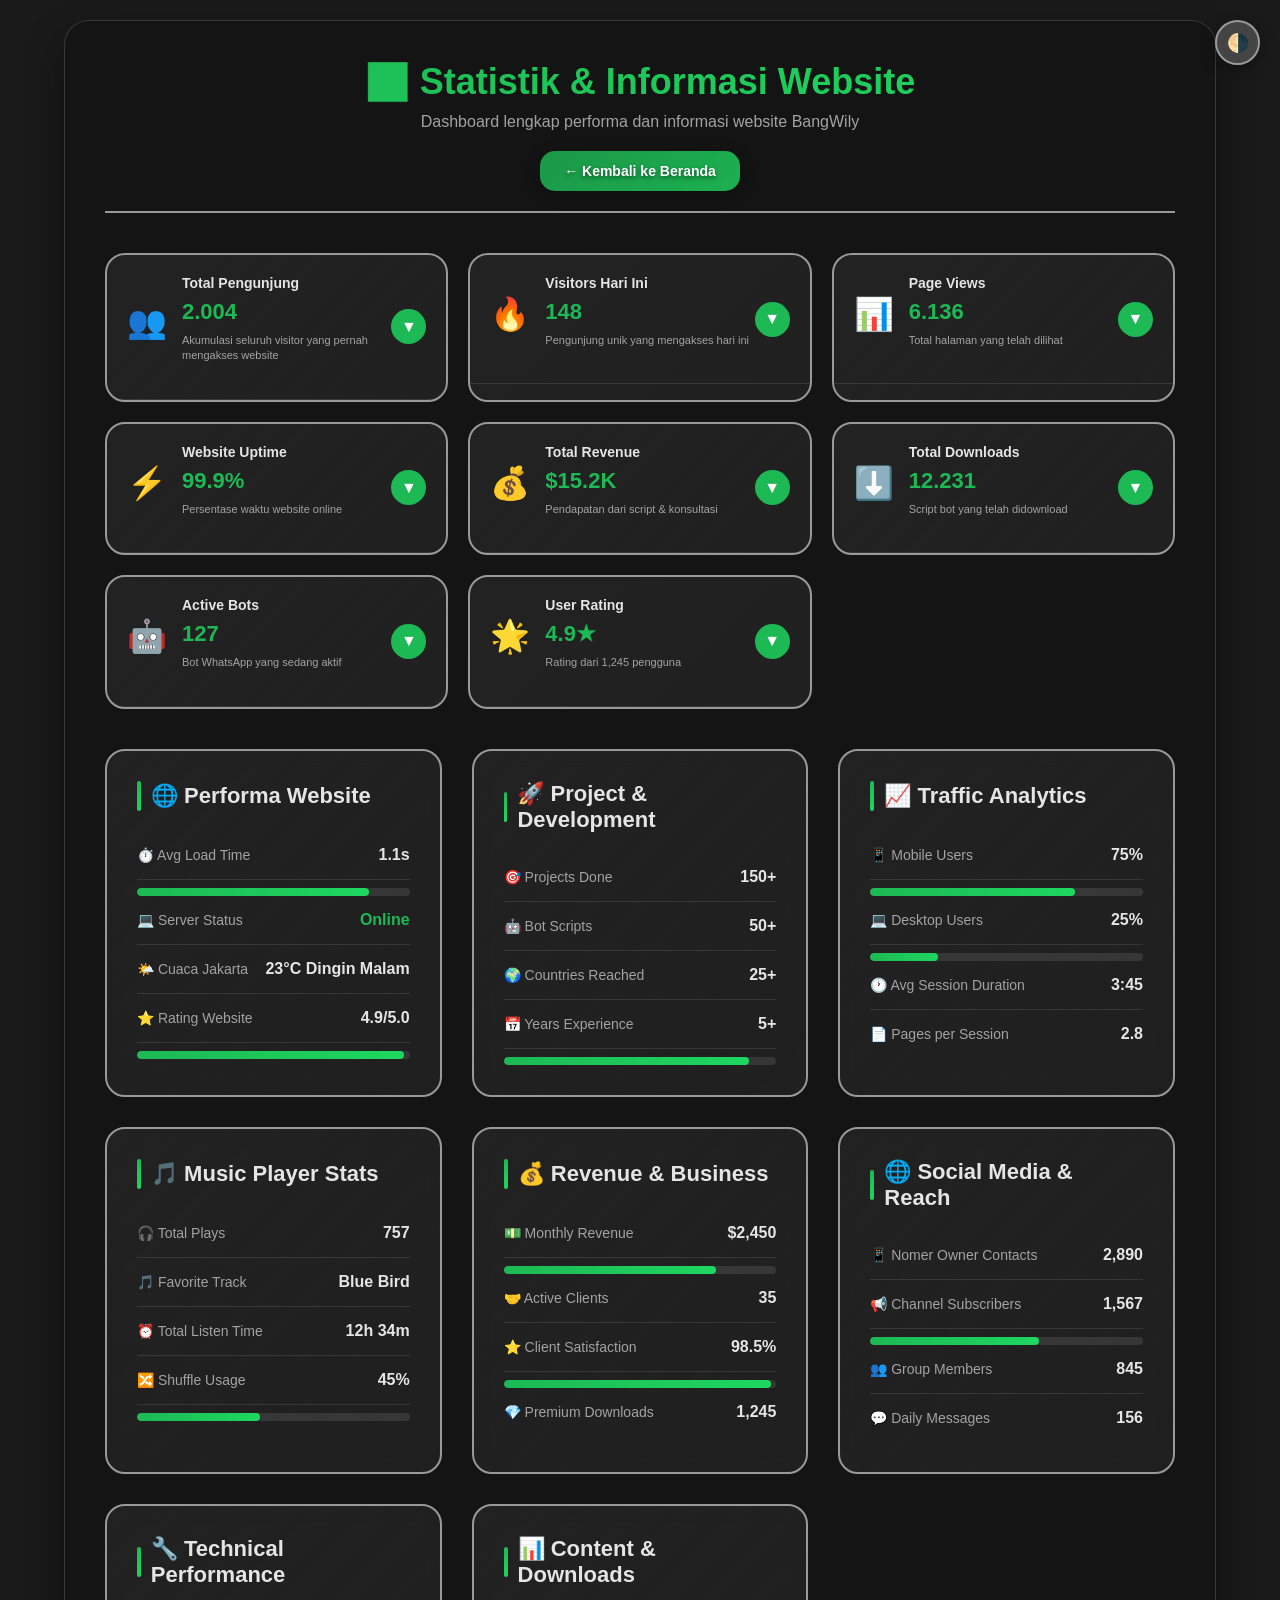
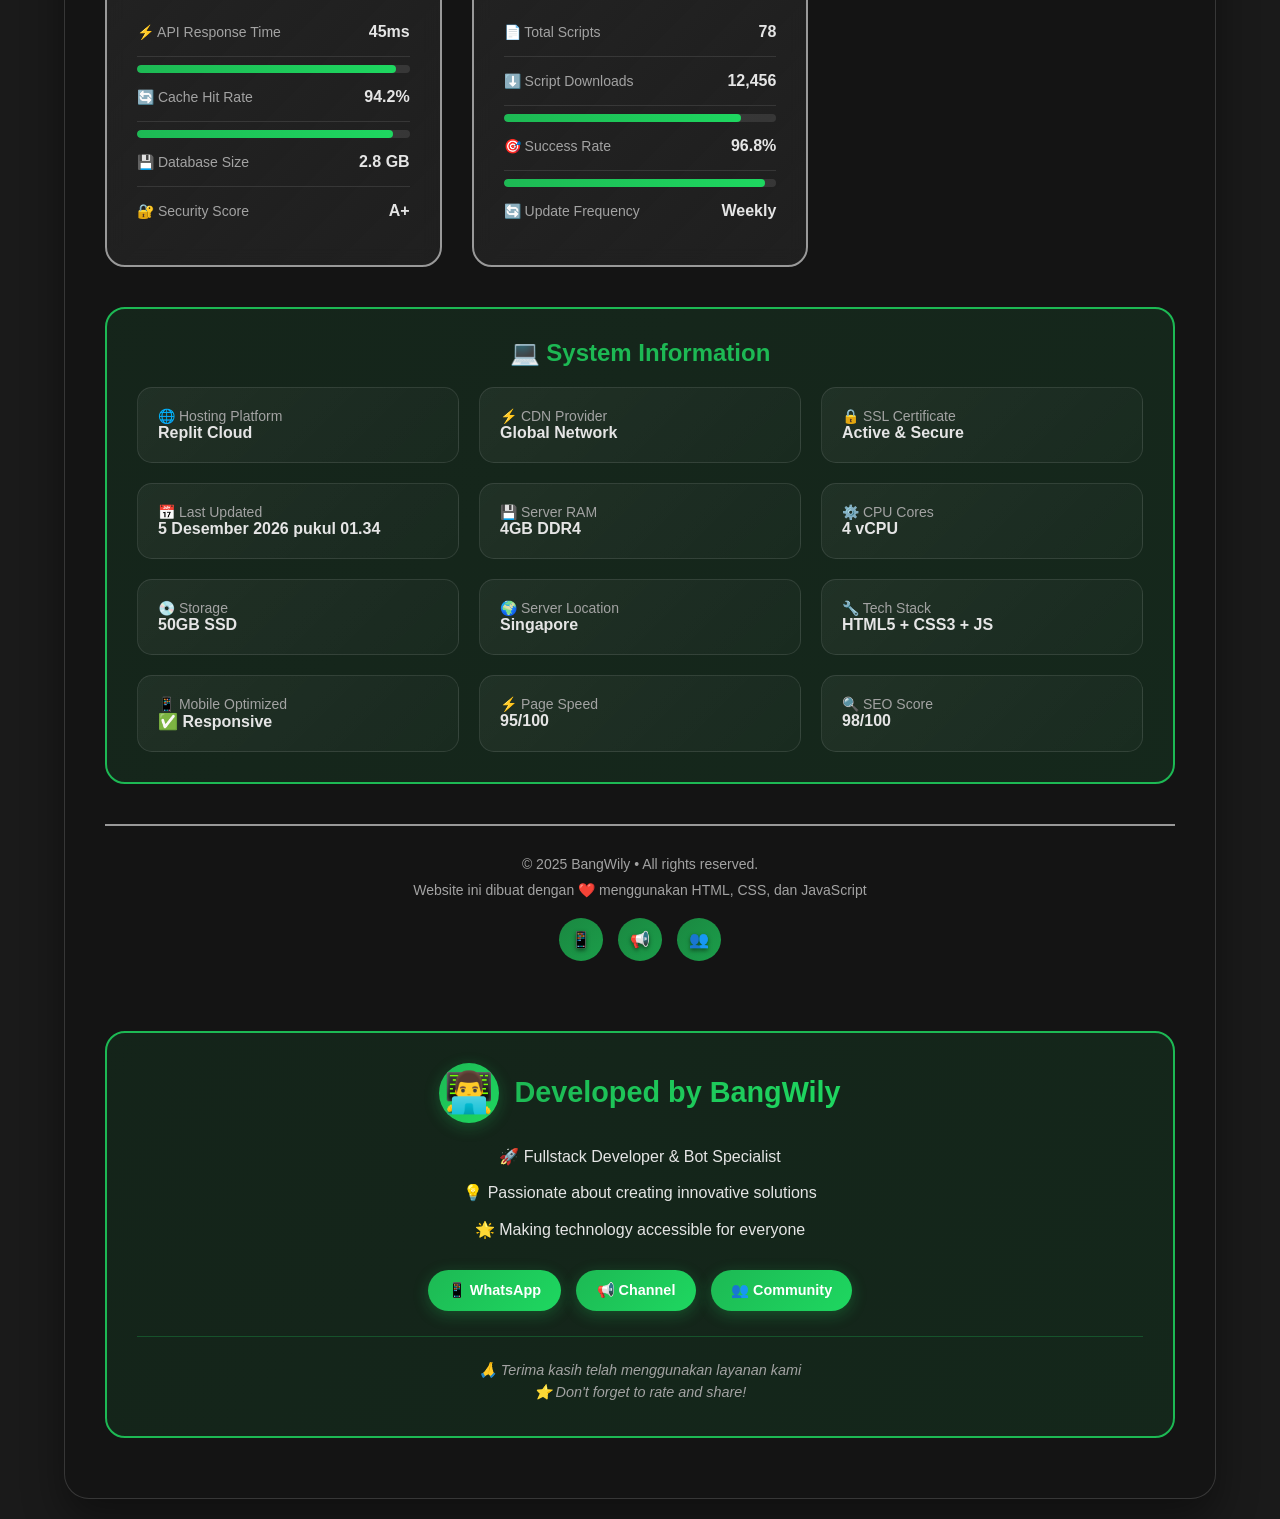
<file: statis.html>
<!DOCTYPE html>
<html lang="id">
<head>
    <meta charset="UTF-8">
    <meta name="viewport" content="width=device-width, initial-scale=1.0">
    <title>Statistik dan Informasi Website - BangWily</title>
    <link rel="icon" type="image/jpeg" href="https://files.catbox.moe/zrezka.jpg">
    <link rel="shortcut icon" type="image/jpeg" href="https://files.catbox.moe/azbrp4.jpg">
    <style>
        :root {
            --bg-color: #1a1a1a;
            --card-color: rgba(40, 40, 40, 0.7);
            --text-color: #e5e5e5;
            --subtext-color: #a3a3a3;
            --button-color: #444;
            --button-hover: #606060;
            --gray-bar: #999;
            --accent-color: #1db954;
        }

        [data-theme="light"] {
            --bg-color: #f4f4f4;
            --card-color: #ffffffcc;
            --text-color: #1a1a1a;
            --subtext-color: #444;
            --button-color: #e0e0e0;
            --button-hover: #cfcfcf;
            --gray-bar: #888;
        }

        * {
            box-sizing: border-box;
            margin: 0;
            padding: 0;
        }

        body {
            font-family: 'Segoe UI', sans-serif;
            background: var(--bg-color);
            background-image: url('https://files.catbox.moe/zrezka.jpg');
            background-size: cover;
            background-position: center;
            color: var(--text-color);
            min-height: 100vh;
            padding: 20px 0;
        }

        .container {
            background: rgba(20, 20, 20, 0.85);
            border: 1px solid rgba(255, 255, 255, 0.15);
            border-radius: 25px;
            padding: 40px;
            width: 90%;
            max-width: 1200px;
            margin: 0 auto;
            box-shadow: 0 20px 40px rgba(0, 0, 0, 0.4);
            position: relative;
        }

        [data-theme="light"] .container {
            background: rgba(255, 255, 255, 0.9);
            border: 1px solid rgba(0, 0, 0, 0.1);
        }

        

        .header {
            text-align: center;
            margin-bottom: 40px;
            padding-bottom: 20px;
            border-bottom: 2px solid var(--gray-bar);
        }

        .header h1 {
            font-size: 36px;
            margin-bottom: 10px;
            background: linear-gradient(135deg, var(--accent-color), #1ed760);
            -webkit-background-clip: text;
            -webkit-text-fill-color: transparent;
            background-clip: text;
        }

        .header p {
            font-size: 16px;
            color: var(--subtext-color);
            margin-bottom: 20px;
        }

        .back-button {
            background: linear-gradient(135deg, rgba(29, 185, 84, 0.8), rgba(30, 215, 96, 0.8));
            color: white;
            padding: 12px 24px;
            border: none;
            border-radius: 15px;
            cursor: pointer;
            font-size: 14px;
            font-weight: 600;
            text-decoration: none;
            display: inline-flex;
            align-items: center;
            gap: 8px;
            transition: all 0.3s ease;
            box-shadow: 0 4px 15px rgba(0, 0, 0, 0.3);
            min-width: 140px;
            justify-content: center;
            touch-action: manipulation;
            text-shadow: 0 2px 4px rgba(0, 0, 0, 0.5);
        }

        .back-button:hover {
            transform: translateY(-2px) scale(1.05);
            box-shadow: 0 8px 25px rgba(29, 185, 84, 0.4);
            background: linear-gradient(135deg, rgba(30, 215, 96, 0.9), rgba(29, 185, 84, 0.9));
        }

        .stats-overview {
            display: grid;
            grid-template-columns: repeat(auto-fit, minmax(300px, 1fr));
            gap: 20px;
            margin-bottom: 40px;
        }

        .stat-spoiler-card {
            background: linear-gradient(135deg, var(--card-color), rgba(255, 255, 255, 0.05));
            border: 2px solid var(--gray-bar);
            border-radius: 20px;
            overflow: hidden;
            position: relative;
        }

        

        .stat-spoiler-header {
            padding: 20px;
            cursor: pointer;
            display: flex;
            align-items: center;
            justify-content: space-between;
            border-bottom: 1px solid rgba(255, 255, 255, 0.1);
        }

        

        .stat-header-content {
            display: flex;
            align-items: center;
            gap: 15px;
            flex: 1;
        }

        .stat-info {
            flex: 1;
        }

        .stat-spoiler-arrow {
            background: var(--accent-color);
            border-radius: 50%;
            width: 35px;
            height: 35px;
            display: flex;
            align-items: center;
            justify-content: center;
            color: white;
            font-weight: bold;
            font-size: 16px;
            flex-shrink: 0;
        }

        .stat-spoiler-arrow.open {
            transform: rotate(180deg);
            background: var(--success-gradient);
        }

        .stat-spoiler-content {
            max-height: 0;
            overflow: hidden;
            background: rgba(0, 0, 0, 0.1);
        }

        .stat-spoiler-content.open {
            max-height: 500px;
            padding: 25px;
        }

        .spoiler-detail-grid {
            display: grid;
            grid-template-columns: repeat(2, 1fr);
            gap: 15px;
            margin-bottom: 20px;
        }

        .spoiler-detail-item {
            background: rgba(255, 255, 255, 0.08);
            border: 1px solid var(--gray-bar);
            border-radius: 12px;
            padding: 15px;
            text-align: center;
        }

        

        .spoiler-detail-value {
            font-size: 1.4rem;
            font-weight: 700;
            color: var(--accent-color);
            margin-bottom: 5px;
        }

        .spoiler-detail-label {
            font-size: 0.85rem;
            color: var(--subtext-color);
            font-weight: 600;
        }

        .spoiler-info-text {
            background: rgba(255, 255, 255, 0.05);
            border: 1px solid rgba(255, 255, 255, 0.1);
            border-radius: 15px;
            padding: 20px;
            font-size: 14px;
            line-height: 1.6;
        }

        .spoiler-info-text p {
            margin: 5px 0;
            color: var(--subtext-color);
        }

        .spoiler-info-text p strong {
            color: var(--text-color);
            font-weight: 700;
        }

        .overview-icon {
            font-size: 32px;
            margin-bottom: 10px;
            display: block;
        }

        .overview-title {
            font-size: 14px;
            font-weight: 700;
            margin-bottom: 8px;
            color: var(--text-color);
        }

        .overview-value {
            font-size: 22px;
            font-weight: 900;
            color: var(--accent-color);
            margin-bottom: 8px;
        }

        .overview-description {
            font-size: 11px;
            color: var(--subtext-color);
            line-height: 1.4;
            margin-bottom: 15px;
        }

        .detailed-stats {
            display: grid;
            grid-template-columns: repeat(auto-fit, minmax(320px, 1fr));
            gap: 30px;
            margin-bottom: 40px;
        }

        .stat-section {
            background: linear-gradient(135deg, var(--card-color), rgba(255, 255, 255, 0.05));
            border: 2px solid var(--gray-bar);
            border-radius: 20px;
            padding: 30px;
            backdrop-filter: blur(10px);
        }

        .section-title {
            font-size: 22px;
            font-weight: 700;
            margin-bottom: 20px;
            color: var(--text-color);
            display: flex;
            align-items: center;
            gap: 10px;
        }

        .section-title::before {
            content: '';
            width: 4px;
            height: 30px;
            background: linear-gradient(135deg, var(--accent-color), #1ed760);
            border-radius: 2px;
        }

        .stat-item {
            display: flex;
            justify-content: space-between;
            align-items: center;
            padding: 15px 0;
            border-bottom: 1px solid rgba(255, 255, 255, 0.1);
        }

        [data-theme="light"] .stat-item {
            border-bottom: 1px solid rgba(0, 0, 0, 0.1);
        }

        .stat-item:last-child {
            border-bottom: none;
        }

        .stat-label {
            font-size: 14px;
            color: var(--subtext-color);
            display: flex;
            align-items: center;
            gap: 8px;
        }

        .stat-value {
            font-size: 16px;
            font-weight: 600;
            color: var(--text-color);
        }

        .progress-bar {
            width: 100%;
            height: 8px;
            background: rgba(255, 255, 255, 0.1);
            border-radius: 4px;
            overflow: hidden;
            margin-top: 8px;
        }

        .progress-fill {
            height: 100%;
            background: linear-gradient(90deg, var(--accent-color), #1ed760);
            border-radius: 4px;
        }

        .system-info {
            background: linear-gradient(135deg, rgba(29, 185, 84, 0.1), rgba(30, 215, 96, 0.1));
            border: 2px solid var(--accent-color);
            border-radius: 20px;
            padding: 30px;
            margin-bottom: 30px;
        }

        .system-title {
            font-size: 24px;
            font-weight: 700;
            color: var(--accent-color);
            margin-bottom: 20px;
            text-align: center;
        }

        .system-grid {
            display: grid;
            grid-template-columns: repeat(auto-fit, minmax(250px, 1fr));
            gap: 20px;
        }

        .system-item {
            background: linear-gradient(135deg, rgba(255, 255, 255, 0.05), rgba(255, 255, 255, 0.02));
            padding: 20px;
            border-radius: 15px;
            border: 1px solid rgba(255, 255, 255, 0.1);
        }

        .toggle-theme {
            position: fixed;
            top: 20px;
            right: 20px;
            background: var(--button-color);
            border: 2px solid var(--gray-bar);
            border-radius: 50%;
            width: 45px;
            height: 45px;
            font-size: 18px;
            color: var(--text-color);
            cursor: pointer;
            transition: all 0.3s ease;
            display: flex;
            align-items: center;
            justify-content: center;
            box-shadow: 0 4px 15px rgba(0, 0, 0, 0.3);
            z-index: 1000;
            touch-action: manipulation;
        }

        .toggle-theme:hover {
            transform: rotate(180deg) scale(1.1);
            background: var(--button-hover);
            box-shadow: 0 8px 25px rgba(0, 0, 0, 0.4);
        }

        .scroll-to-top {
            position: fixed;
            bottom: 20px;
            right: 20px;
            background: linear-gradient(135deg, var(--accent-color), #1ed760);
            color: white;
            border: none;
            border-radius: 50%;
            width: 50px;
            height: 50px;
            font-size: 20px;
            cursor: pointer;
            box-shadow: 0 4px 15px rgba(0, 0, 0, 0.3);
            transition: all 0.3s ease;
            opacity: 0;
            visibility: hidden;
            z-index: 1000;
            display: flex;
            align-items: center;
            justify-content: center;
            touch-action: manipulation;
        }

        .scroll-to-top.show {
            opacity: 1;
            visibility: visible;
        }

        .scroll-to-top:hover {
            transform: translateY(-3px) scale(1.1);
            box-shadow: 0 8px 25px rgba(29, 185, 84, 0.4);
            background: linear-gradient(135deg, #1ed760, var(--accent-color));
        }

        /* Modal Styles */
        .stat-modal {
            display: none;
            position: fixed;
            z-index: 9999;
            left: 0;
            top: 0;
            width: 100%;
            height: 100%;
            background-color: rgba(0, 0, 0, 0.85);
            backdrop-filter: blur(8px);
            animation: fadeIn 0.3s ease;
        }

        .modal-content {
            background: #1a1a1a;
            border: 2px solid #444;
            border-radius: 20px;
            margin: 0;
            padding: 0;
            width: 90%;
            max-width: 600px;
            max-height: 80vh;
            overflow-y: auto;
            position: fixed;
            top: 50%;
            left: 50%;
            transform: translate(-50%, -50%);
            animation: slideIn 0.3s ease;
            box-shadow: 0 20px 60px rgba(0, 0, 0, 0.8);
            z-index: 10000;
        }

        [data-theme="light"] .modal-content {
            background: #ffffff;
            border: 2px solid #ddd;
            color: #333;
        }

        @keyframes slideIn {
            from {
                transform: translate(-50%, -50%) scale(0.8);
                opacity: 0;
            }
            to {
                transform: translate(-50%, -50%) scale(1);
                opacity: 1;
            }
        }

        .modal-header {
            background: linear-gradient(135deg, var(--accent-color), rgba(111, 66, 193, 0.8));
            color: white;
            padding: 20px 25px;
            border-radius: 18px 18px 0 0;
            display: flex;
            justify-content: space-between;
            align-items: center;
        }

        .modal-header h3 {
            margin: 0;
            font-size: 1.4rem;
            font-weight: 700;
        }

        .close-modal {
            font-size: 28px;
            font-weight: bold;
            cursor: pointer;
            transition: all 0.3s ease;
            width: 35px;
            height: 35px;
            display: flex;
            align-items: center;
            justify-content: center;
            border-radius: 50%;
            background: rgba(255, 255, 255, 0.2);
        }

        .close-modal:hover {
            background: rgba(255, 255, 255, 0.3);
            transform: scale(1.1);
        }

        .modal-body {
            padding: 25px;
            color: #ffffff;
            line-height: 1.6;
            background: transparent;
        }

        [data-theme="light"] .modal-body {
            color: #333333;
        }

        .modal-body h4 {
            color: #1db954;
            font-weight: 700;
            margin: 20px 0 15px 0;
            font-size: 1.2rem;
        }

        .modal-body p {
            color: #e0e0e0;
            margin: 8px 0;
            font-size: 0.95rem;
        }

        [data-theme="light"] .modal-body p {
            color: #555555;
        }

        .modal-footer {
            padding: 20px 25px;
            border-top: 1px solid var(--gray-bar);
            text-align: right;
            background: rgba(255, 255, 255, 0.02);
            border-radius: 0 0 18px 18px;
        }

        .modal-button {
            background: var(--accent-color);
            color: white;
            border: none;
            padding: 12px 25px;
            border-radius: 25px;
            cursor: pointer;
            font-weight: 600;
            transition: all 0.3s ease;
            font-size: 14px;
        }

        .modal-button:hover {
            background: var(--accent-hover);
            transform: translateY(-2px);
            box-shadow: 0 5px 15px rgba(111, 66, 193, 0.4);
        }

        .detail-grid {
            display: grid;
            grid-template-columns: repeat(auto-fit, minmax(200px, 1fr));
            gap: 15px;
            margin: 20px 0;
        }

        .detail-item {
            background: rgba(255, 255, 255, 0.1);
            border: 1px solid #444;
            border-radius: 12px;
            padding: 15px;
            text-align: center;
            backdrop-filter: blur(10px);
        }

        [data-theme="light"] .detail-item {
            background: rgba(0, 0, 0, 0.05);
            border: 1px solid #ddd;
        }

        .detail-value {
            font-size: 1.5rem;
            font-weight: 700;
            color: #1db954;
            margin-bottom: 5px;
        }

        .detail-label {
            font-size: 0.9rem;
            color: #cccccc;
        }

        [data-theme="light"] .detail-label {
            color: #666666;
        }

        .progress-chart {
            background: rgba(255, 255, 255, 0.1);
            border-radius: 10px;
            height: 8px;
            margin: 10px 0;
            overflow: hidden;
        }

        .progress-fill-modal {
            height: 100%;
            background: linear-gradient(90deg, var(--accent-color), #9d4edd);
            border-radius: 10px;
            transition: width 1s ease;
        }

        .footer {
            text-align: center;
            padding: 30px 0;
            border-top: 2px solid var(--gray-bar);
            margin-top: 40px;
        }

        .footer p {
            font-size: 14px;
            color: var(--subtext-color);
            margin-bottom: 10px;
        }

        .social-links {
            display: flex;
            justify-content: center;
            gap: 15px;
            margin-top: 20px;
        }

        .social-link {
            background: linear-gradient(135deg, rgba(29, 185, 84, 0.7), rgba(30, 215, 96, 0.7));
            color: white;
            padding: 12px;
            border-radius: 50%;
            text-decoration: none;
            font-size: 16px;
            transition: all 0.3s ease;
            display: inline-flex;
            align-items: center;
            justify-content: center;
            min-width: 40px;
            min-height: 40px;
            touch-action: manipulation;
            text-shadow: 0 2px 4px rgba(0, 0, 0, 0.5);
        }

        .social-link:hover {
            background: linear-gradient(135deg, rgba(30, 215, 96, 0.9), rgba(29, 185, 84, 0.9));
            transform: translateY(-2px) scale(1.1);
            box-shadow: 0 4px 15px rgba(29, 185, 84, 0.4);
        }

        .developer-credit {
            background: linear-gradient(135deg, rgba(29, 185, 84, 0.1), rgba(30, 215, 96, 0.1));
            border: 2px solid var(--accent-color);
            border-radius: 20px;
            margin: 40px 0 20px 0;
            padding: 30px;
            text-align: center;
            backdrop-filter: blur(10px);
            position: relative;
            overflow: hidden;
        }

        .developer-credit::before {
            content: '';
            position: absolute;
            top: 0;
            left: -100%;
            width: 100%;
            height: 100%;
            background: linear-gradient(90deg, transparent, rgba(29, 185, 84, 0.1), transparent);
            transition: left 1s ease;
        }

        .developer-credit:hover::before {
            left: 100%;
        }

        .credit-container {
            position: relative;
            z-index: 1;
        }

        .credit-header {
            display: flex;
            align-items: center;
            justify-content: center;
            gap: 15px;
            margin-bottom: 20px;
        }

        .credit-icon {
            font-size: 2.5rem;
            background: linear-gradient(135deg, var(--accent-color), #1ed760);
            border-radius: 50%;
            width: 60px;
            height: 60px;
            display: flex;
            align-items: center;
            justify-content: center;
            box-shadow: 0 4px 15px rgba(29, 185, 84, 0.3);
        }

        .credit-header h3 {
            font-size: 1.8rem;
            font-weight: 700;
            background: linear-gradient(135deg, var(--accent-color), #1ed760);
            -webkit-background-clip: text;
            -webkit-text-fill-color: transparent;
            background-clip: text;
            margin: 0;
        }

        .credit-content {
            margin: 20px 0;
            line-height: 1.8;
        }

        .credit-content p {
            font-size: 1rem;
            color: var(--text-color);
            margin: 8px 0;
            font-weight: 500;
        }

        .credit-links {
            display: flex;
            justify-content: center;
            gap: 15px;
            margin: 25px 0;
            flex-wrap: wrap;
        }

        .credit-link {
            background: linear-gradient(135deg, var(--accent-color), #1ed760);
            color: white;
            text-decoration: none;
            padding: 12px 20px;
            border-radius: 25px;
            font-weight: 600;
            font-size: 0.9rem;
            transition: all 0.3s ease;
            box-shadow: 0 4px 15px rgba(29, 185, 84, 0.3);
            display: inline-flex;
            align-items: center;
            gap: 8px;
            min-width: 120px;
            justify-content: center;
        }

        .credit-link:hover {
            background: linear-gradient(135deg, #1ed760, var(--accent-color));
            transform: translateY(-3px) scale(1.05);
            box-shadow: 0 6px 20px rgba(29, 185, 84, 0.4);
        }

        .credit-footer {
            margin-top: 25px;
            padding-top: 20px;
            border-top: 1px solid rgba(29, 185, 84, 0.3);
        }

        .credit-footer p {
            font-size: 0.9rem;
            color: var(--subtext-color);
            margin: 5px 0;
            font-style: italic;
        }

        @media (max-width: 768px) {
            .container {
                padding: 25px 20px;
                width: 95%;
            }

            .header h1 {
                font-size: 28px;
            }

            .stats-overview {
                grid-template-columns: repeat(2, 1fr);
                gap: 15px;
            }

            .stat-spoiler-header {
                padding: 15px;
                flex-direction: column;
                gap: 10px;
            }

            .stat-header-content {
                width: 100%;
                justify-content: center;
                text-align: center;
            }

            .stat-spoiler-arrow {
                width: 30px;
                height: 30px;
                font-size: 14px;
            }

            .spoiler-detail-grid {
                grid-template-columns: 1fr;
                gap: 10px;
            }

            .spoiler-detail-value {
                font-size: 1.2rem;
            }

            .spoiler-info-text {
                padding: 15px;
                font-size: 13px;
            }

            .detailed-stats {
                grid-template-columns: 1fr;
                gap: 25px;
            }

            .system-grid {
                grid-template-columns: 1fr;
                gap: 15px;
            }

            .toggle-theme {
                top: 15px;
                right: 15px;
                width: 40px;
                height: 40px;
                font-size: 16px;
            }

            .scroll-to-top {
                bottom: 15px;
                right: 15px;
                width: 45px;
                height: 45px;
                font-size: 18px;
            }

            .back-button {
                padding: 10px 20px;
                font-size: 14px;
                min-width: 120px;
            }

            .overview-card {
                padding: 25px 20px;
            }

            .overview-icon {
                font-size: 42px;
            }

            .overview-title {
                font-size: 16px;
            }

            .overview-value {
                font-size: 28px;
            }

            .stat-section {
                padding: 25px 20px;
            }

            .stat-item {
                padding: 18px 0;
            }

            .stat-label {
                font-size: 15px;
            }

            .stat-value {
                font-size: 17px;
            }

            .system-item {
                padding: 18px 15px;
            }

            .social-links {
                gap: 15px;
            }

            .social-link {
                padding: 10px;
                font-size: 18px;
                min-width: 36px;
                min-height: 36px;
            }
        }

        @media (max-width: 480px) {
            .container {
                padding: 20px 15px;
                width: 98%;
            }

            .header h1 {
                font-size: 24px;
            }

            .back-button {
                padding: 8px 16px;
                font-size: 13px;
                min-width: 100px;
            }

            .toggle-theme {
                width: 35px;
                height: 35px;
                font-size: 14px;
                top: 10px;
                right: 10px;
            }

            .scroll-to-top {
                bottom: 10px;
                right: 10px;
                width: 40px;
                height: 40px;
                font-size: 16px;
            }

            .stats-overview {
                grid-template-columns: 1fr;
                gap: 12px;
            }

            .stat-spoiler-header {
                padding: 12px;
            }

            .overview-icon {
                font-size: 24px;
            }

            .overview-title {
                font-size: 13px;
            }

            .overview-value {
                font-size: 18px;
            }

            .overview-description {
                font-size: 10px;
            }

            .stat-spoiler-arrow {
                width: 25px;
                height: 25px;
                font-size: 12px;
            }

            .stat-spoiler-content.open {
                padding: 15px;
            }

            .spoiler-detail-item {
                padding: 10px;
            }

            .spoiler-detail-value {
                font-size: 1.1rem;
            }

            .spoiler-detail-label {
                font-size: 0.8rem;
            }

            .stat-section {
                padding: 20px 15px;
            }

            .social-link {
                padding: 8px;
                font-size: 16px;
                min-width: 32px;
                min-height: 32px;
            }

            .developer-credit {
                margin: 30px 0 15px 0;
                padding: 25px 15px;
            }

            .credit-header {
                flex-direction: column;
                gap: 10px;
            }

            .credit-icon {
                width: 50px;
                height: 50px;
                font-size: 2rem;
            }

            .credit-header h3 {
                font-size: 1.5rem;
            }

            .credit-content p {
                font-size: 0.9rem;
            }

            .credit-links {
                gap: 10px;
            }

            .credit-link {
                padding: 10px 16px;
                font-size: 0.8rem;
                min-width: 100px;
            }

            .modal-content {
                width: 95%;
                max-height: 85vh;
                transform: translate(-50%, -50%);
            }

            .modal-header {
                padding: 15px 20px;
            }

            .modal-header h3 {
                font-size: 1.2rem;
            }

            .modal-body {
                padding: 20px;
            }

            .detail-grid {
                grid-template-columns: repeat(2, 1fr);
                gap: 10px;
            }

            .detail-value {
                font-size: 1.3rem;
            }

            .detail-label {
                font-size: 0.8rem;
            }
        }
    </style>
</head>
<body data-theme="dark">
    <button class="toggle-theme" onclick="toggleTheme()">🌗</button>
    <button class="scroll-to-top" id="scrollToTopBtn" onclick="scrollToTop()">⬆️</button>

    <div class="container">
        <div class="header">
            <h1>📊 Statistik & Informasi Website</h1>
            <p>Dashboard lengkap performa dan informasi website BangWily</p>
            <a href="index.html" class="back-button">
                ← Kembali ke Beranda
            </a>
        </div>

        <div class="stats-overview">
            <!-- Spoiler Card: Total Pengunjung -->
            <div class="stat-spoiler-card">
                <div class="stat-spoiler-header" onclick="toggleStatSpoiler('visitors', event)">
                    <div class="stat-header-content">
                        <span class="overview-icon">👥</span>
                        <div class="stat-info">
                            <div class="overview-title">Total Pengunjung</div>
                            <div class="overview-value" id="total-visitors">Loading...</div>
                            <div class="overview-description">Akumulasi seluruh visitor yang pernah mengakses website</div>
                        </div>
                    </div>
                    <div class="stat-spoiler-arrow" id="visitors-arrow">▼</div>
                </div>
                <div class="stat-spoiler-content" id="visitors-content">
                    <div class="spoiler-detail-grid">
                        <div class="spoiler-detail-item">
                            <div class="spoiler-detail-value">1,245</div>
                            <div class="spoiler-detail-label">Pengunjung Bulan Ini</div>
                        </div>
                        <div class="spoiler-detail-item">
                            <div class="spoiler-detail-value">385</div>
                            <div class="spoiler-detail-label">Pengunjung Minggu Ini</div>
                        </div>
                        <div class="spoiler-detail-item">
                            <div class="spoiler-detail-value">85%</div>
                            <div class="spoiler-detail-label">Pengunjung Baru</div>
                        </div>
                        <div class="spoiler-detail-item">
                            <div class="spoiler-detail-value">3:24</div>
                            <div class="spoiler-detail-label">Avg Session</div>
                        </div>
                    </div>
                    <div class="spoiler-info-text">
                        <p><strong>📈 Trend Pengunjung:</strong></p>
                        <p>• Peningkatan 23% dari bulan sebelumnya</p>
                        <p>• Peak traffic jam 19:00-21:00 WIB</p>
                        <p>• Device terpopuler: Mobile (75%)</p>
                        <p>• Negara teratas: Indonesia, Malaysia, Singapura</p>
                    </div>
                </div>
            </div>

            <!-- Spoiler Card: Visitors Hari Ini -->
            <div class="stat-spoiler-card">
                <div class="stat-spoiler-header" onclick="toggleStatSpoiler('daily', event)">
                    <div class="stat-header-content">
                        <span class="overview-icon">🔥</span>
                        <div class="stat-info">
                            <div class="overview-title">Visitors Hari Ini</div>
                            <div class="overview-value" id="daily-visitors">Loading...</div>
                            <div class="overview-description">Pengunjung unik yang mengakses hari ini</div>
                        </div>
                    </div>
                    <div class="stat-spoiler-arrow" id="daily-arrow">▼</div>
                </div>
                <div class="stat-spoiler-content" id="daily-content">
                    <div class="spoiler-detail-grid">
                        <div class="spoiler-detail-item">
                            <div class="spoiler-detail-value">47</div>
                            <div class="spoiler-detail-label">Jam Terakhir</div>
                        </div>
                        <div class="spoiler-detail-item">
                            <div class="spoiler-detail-value">8</div>
                            <div class="spoiler-detail-label">Online Sekarang</div>
                        </div>
                        <div class="spoiler-detail-item">
                            <div class="spoiler-detail-value">65%</div>
                            <div class="spoiler-detail-label">Return Visitors</div>
                        </div>
                        <div class="spoiler-detail-item">
                            <div class="spoiler-detail-value">2.8</div>
                            <div class="spoiler-detail-label">Pages/Session</div>
                        </div>
                    </div>
                    <div class="spoiler-info-text">
                        <p><strong>⏰ Timeline Hari Ini:</strong></p>
                        <p>• 06:00-09:00: 15% traffic (Pagi)</p>
                        <p>• 09:00-12:00: 25% traffic (Kerja)</p>
                        <p>• 12:00-15:00: 20% traffic (Siang)</p>
                        <p>• 15:00-18:00: 20% traffic (Sore)</p>
                        <p>• 18:00-21:00: 20% traffic (Peak)</p>
                    </div>
                </div>
            </div>

            <!-- Spoiler Card: Page Views -->
            <div class="stat-spoiler-card">
                <div class="stat-spoiler-header" onclick="toggleStatSpoiler('pageviews', event)">
                    <div class="stat-header-content">
                        <span class="overview-icon">📊</span>
                        <div class="stat-info">
                            <div class="overview-title">Page Views</div>
                            <div class="overview-value" id="page-views">Loading...</div>
                            <div class="overview-description">Total halaman yang telah dilihat</div>
                        </div>
                    </div>
                    <div class="stat-spoiler-arrow" id="pageviews-arrow">▼</div>
                </div>
                <div class="stat-spoiler-content" id="pageviews-content">
                    <div class="spoiler-detail-grid">
                        <div class="spoiler-detail-item">
                            <div class="spoiler-detail-value">2.8</div>
                            <div class="spoiler-detail-label">Pages per Session</div>
                        </div>
                        <div class="spoiler-detail-item">
                            <div class="spoiler-detail-value">45%</div>
                            <div class="spoiler-detail-label">Bounce Rate</div>
                        </div>
                        <div class="spoiler-detail-item">
                            <div class="spoiler-detail-value">125</div>
                            <div class="spoiler-detail-label">Views Hari Ini</div>
                        </div>
                        <div class="spoiler-detail-item">
                            <div class="spoiler-detail-value">3:45</div>
                            <div class="spoiler-detail-label">Avg Duration</div>
                        </div>
                    </div>
                    <div class="spoiler-info-text">
                        <p><strong>📄 Halaman Terpopuler:</strong></p>
                        <p>• Homepage: 45% dari total views</p>
                        <p>• Download Script: 25% dari total views</p>
                        <p>• Statistik Website: 15% dari total views</p>
                        <p>• Kontak & Info: 10% dari total views</p>
                        <p>• Halaman Lainnya: 5% dari total views</p>
                    </div>
                </div>
            </div>

            <!-- Spoiler Card: Website Uptime -->
            <div class="stat-spoiler-card">
                <div class="stat-spoiler-header" onclick="toggleStatSpoiler('uptime', event)">
                    <div class="stat-header-content">
                        <span class="overview-icon">⚡</span>
                        <div class="stat-info">
                            <div class="overview-title">Website Uptime</div>
                            <div class="overview-value" id="uptime">99.9%</div>
                            <div class="overview-description">Persentase waktu website online</div>
                        </div>
                    </div>
                    <div class="stat-spoiler-arrow" id="uptime-arrow">▼</div>
                </div>
                <div class="stat-spoiler-content" id="uptime-content">
                    <div class="spoiler-detail-grid">
                        <div class="spoiler-detail-item">
                            <div class="spoiler-detail-value">99.9%</div>
                            <div class="spoiler-detail-label">Uptime Bulan Ini</div>
                        </div>
                        <div class="spoiler-detail-item">
                            <div class="spoiler-detail-value">100%</div>
                            <div class="spoiler-detail-label">Uptime Minggu Ini</div>
                        </div>
                        <div class="spoiler-detail-item">
                            <div class="spoiler-detail-value">0.8s</div>
                            <div class="spoiler-detail-label">Response Time</div>
                        </div>
                        <div class="spoiler-detail-item">
                            <div class="spoiler-detail-value">45ms</div>
                            <div class="spoiler-detail-label">Ping Time</div>
                        </div>
                    </div>
                    <div class="spoiler-info-text">
                        <p><strong>🌐 Server Performance:</strong></p>
                        <p>• Last downtime: 2 hari lalu (5 menit maintenance)</p>
                        <p>• CDN status: Active & Optimized</p>
                        <p>• Server location: Singapore (Asia)</p>
                        <p>• SSL certificate: Valid hingga 2025</p>
                        <p>• Monitoring: 24/7 automated alerts</p>
                    </div>
                </div>
            </div>

            <!-- Spoiler Card: Total Revenue -->
            <div class="stat-spoiler-card">
                <div class="stat-spoiler-header" onclick="toggleStatSpoiler('revenue', event)">
                    <div class="stat-header-content">
                        <span class="overview-icon">💰</span>
                        <div class="stat-info">
                            <div class="overview-title">Total Revenue</div>
                            <div class="overview-value">$15.2K</div>
                            <div class="overview-description">Pendapatan dari script & konsultasi</div>
                        </div>
                    </div>
                    <div class="stat-spoiler-arrow" id="revenue-arrow">▼</div>
                </div>
                <div class="stat-spoiler-content" id="revenue-content">
                    <div class="spoiler-detail-grid">
                        <div class="spoiler-detail-item">
                            <div class="spoiler-detail-value">$2.4K</div>
                            <div class="spoiler-detail-label">Bulan Ini</div>
                        </div>
                        <div class="spoiler-detail-item">
                            <div class="spoiler-detail-value">$645</div>
                            <div class="spoiler-detail-label">Minggu Ini</div>
                        </div>
                        <div class="spoiler-detail-item">
                            <div class="spoiler-detail-value">35</div>
                            <div class="spoiler-detail-label">Active Clients</div>
                        </div>
                        <div class="spoiler-detail-item">
                            <div class="spoiler-detail-value">$125</div>
                            <div class="spoiler-detail-label">Avg per Client</div>
                        </div>
                    </div>
                    <div class="spoiler-info-text">
                        <p><strong>💼 Sumber Pendapatan:</strong></p>
                        <p>• Script Premium: 45% ($6.8K)</p>
                        <p>• Konsultasi Bot: 30% ($4.5K)</p>
                        <p>• Custom Development: 20% ($3.0K)</p>
                        <p>• Maintenance & Support: 5% ($0.9K)</p>
                    </div>
                </div>
            </div>

            <!-- Spoiler Card: Total Downloads -->
            <div class="stat-spoiler-card">
                <div class="stat-spoiler-header" onclick="toggleStatSpoiler('downloads', event)">
                    <div class="stat-header-content">
                        <span class="overview-icon">⬇️</span>
                        <div class="stat-info">
                            <div class="overview-title">Total Downloads</div>
                            <div class="overview-value" id="total-downloads">Loading...</div>
                            <div class="overview-description">Script bot yang telah didownload</div>
                        </div>
                    </div>
                    <div class="stat-spoiler-arrow" id="downloads-arrow">▼</div>
                </div>
                <div class="stat-spoiler-content" id="downloads-content">
                    <div class="spoiler-detail-grid">
                        <div class="spoiler-detail-item">
                            <div class="spoiler-detail-value">385</div>
                            <div class="spoiler-detail-label">Download Bulan Ini</div>
                        </div>
                        <div class="spoiler-detail-item">
                            <div class="spoiler-detail-value">47</div>
                            <div class="spoiler-detail-label">Download Hari Ini</div>
                        </div>
                        <div class="spoiler-detail-item">
                            <div class="spoiler-detail-value">78</div>
                            <div class="spoiler-detail-label">Total Scripts</div>
                        </div>
                        <div class="spoiler-detail-item">
                            <div class="spoiler-detail-value">4.8★</div>
                            <div class="spoiler-detail-label">Avg Rating Script</div>
                        </div>
                    </div>
                    <div class="spoiler-info-text">
                        <p><strong>📱 Script Terpopuler:</strong></p>
                        <p>• Auto Story Reaction: 2,456 downloads</p>
                        <p>• WhatsApp Bot Base: 1,834 downloads</p>
                        <p>• Auto Read Messages: 1,245 downloads</p>
                        <p>• Group Management: 987 downloads</p>
                        <p>• Custom Commands: 756 downloads</p>
                    </div>
                </div>
            </div>

            <!-- Spoiler Card: Active Bots -->
            <div class="stat-spoiler-card">
                <div class="stat-spoiler-header" onclick="toggleStatSpoiler('bots', event)">
                    <div class="stat-header-content">
                        <span class="overview-icon">🤖</span>
                        <div class="stat-info">
                            <div class="overview-title">Active Bots</div>
                            <div class="overview-value">127</div>
                            <div class="overview-description">Bot WhatsApp yang sedang aktif</div>
                        </div>
                    </div>
                    <div class="stat-spoiler-arrow" id="bots-arrow">▼</div>
                </div>
                <div class="stat-spoiler-content" id="bots-content">
                    <div class="spoiler-detail-grid">
                        <div class="spoiler-detail-item">
                            <div class="spoiler-detail-value">89</div>
                            <div class="spoiler-detail-label">Premium Bots</div>
                        </div>
                        <div class="spoiler-detail-item">
                            <div class="spoiler-detail-value">38</div>
                            <div class="spoiler-detail-label">Free Bots</div>
                        </div>
                        <div class="spoiler-detail-item">
                            <div class="spoiler-detail-value">98.5%</div>
                            <div class="spoiler-detail-label">Success Rate</div>
                        </div>
                        <div class="spoiler-detail-item">
                            <div class="spoiler-detail-value">99.2%</div>
                            <div class="spoiler-detail-label">Uptime Rata-rata</div>
                        </div>
                    </div>
                    <div class="spoiler-info-text">
                        <p><strong>⚙️ Bot Performance:</strong></p>
                        <p>• Auto Story Bots: 45 active</p>
                        <p>• Group Manager Bots: 32 active</p>
                        <p>• Auto Reply Bots: 28 active</p>
                        <p>• Custom Function Bots: 22 active</p>
                        <p>• Maintenance: Auto update setiap minggu</p>
                    </div>
                </div>
            </div>

            <!-- Spoiler Card: User Rating -->
            <div class="stat-spoiler-card">
                <div class="stat-spoiler-header" onclick="toggleStatSpoiler('rating', event)">
                    <div class="stat-header-content">
                        <span class="overview-icon">🌟</span>
                        <div class="stat-info">
                            <div class="overview-title">User Rating</div>
                            <div class="overview-value">4.9★</div>
                            <div class="overview-description">Rating dari 1,245 pengguna</div>
                        </div>
                    </div>
                    <div class="stat-spoiler-arrow" id="rating-arrow">▼</div>
                </div>
                <div class="stat-spoiler-content" id="rating-content">
                    <div class="spoiler-detail-grid">
                        <div class="spoiler-detail-item">
                            <div class="spoiler-detail-value">1,245</div>
                            <div class="spoiler-detail-label">Total Reviews</div>
                        </div>
                        <div class="spoiler-detail-item">
                            <div class="spoiler-detail-value">95%</div>
                            <div class="spoiler-detail-label">5 Star Reviews</div>
                        </div>
                        <div class="spoiler-detail-item">
                            <div class="spoiler-detail-value">98.5%</div>
                            <div class="spoiler-detail-label">Satisfaction Rate</div>
                        </div>
                        <div class="spoiler-detail-item">
                            <div class="spoiler-detail-value">4.9★</div>
                            <div class="spoiler-detail-label">Overall Rating</div>
                        </div>
                    </div>
                    <div class="spoiler-info-text">
                        <p><strong>⭐ Rating Breakdown:</strong></p>
                        <p>• 5 Stars: 1,183 reviews (95%)</p>
                        <p>• 4 Stars: 49 reviews (4%)</p>
                        <p>• 3 Stars: 8 reviews (0.6%)</p>
                        <p>• 2 Stars: 3 reviews (0.2%)</p>
                        <p>• 1 Star: 2 reviews (0.2%)</p>
                    </div>
                </div>
            </div>
        </div>

        

        <div class="detailed-stats">
            <div class="stat-section">
                <h3 class="section-title">🌐 Performa Website</h3>

                <div class="stat-item">
                    <span class="stat-label">⏱️ Avg Load Time</span>
                    <span class="stat-value" id="load-time">0.8s</span>
                </div>
                <div class="progress-bar">
                    <div class="progress-fill" style="width: 85%"></div>
                </div>

                <div class="stat-item">
                    <span class="stat-label">💻 Server Status</span>
                    <span class="stat-value" style="color: #1db954;" id="server-status">Online</span>
                </div>

                <div class="stat-item">
                    <span class="stat-label">🌤️ Cuaca Jakarta</span>
                    <span class="stat-value" id="weather">Loading...</span>
                </div>

                <div class="stat-item">
                    <span class="stat-label">⭐ Rating Website</span>
                    <span class="stat-value">4.9/5.0</span>
                </div>
                <div class="progress-bar">
                    <div class="progress-fill" style="width: 98%"></div>
                </div>
            </div>

            <div class="stat-section">
                <h3 class="section-title">🚀 Project & Development</h3>

                <div class="stat-item">
                    <span class="stat-label">🎯 Projects Done</span>
                    <span class="stat-value">150+</span>
                </div>

                <div class="stat-item">
                    <span class="stat-label">🤖 Bot Scripts</span>
                    <span class="stat-value">50+</span>
                </div>

                <div class="stat-item">
                    <span class="stat-label">🌍 Countries Reached</span>
                    <span class="stat-value">25+</span>
                </div>

                <div class="stat-item">
                    <span class="stat-label">📅 Years Experience</span>
                    <span class="stat-value">5+</span>
                </div>
                <div class="progress-bar">
                    <div class="progress-fill" style="width: 90%"></div>
                </div>
            </div>

            <div class="stat-section">
                <h3 class="section-title">📈 Traffic Analytics</h3>

                <div class="stat-item">
                    <span class="stat-label">📱 Mobile Users</span>
                    <span class="stat-value">75%</span>
                </div>
                <div class="progress-bar">
                    <div class="progress-fill" style="width: 75%"></div>
                </div>

                <div class="stat-item">
                    <span class="stat-label">💻 Desktop Users</span>
                    <span class="stat-value">25%</span>
                </div>
                <div class="progress-bar">
                    <div class="progress-fill" style="width: 25%"></div>
                </div>

                <div class="stat-item">
                    <span class="stat-label">🕐 Avg Session Duration</span>
                    <span class="stat-value">3:45</span>
                </div>

                <div class="stat-item">
                    <span class="stat-label">📄 Pages per Session</span>
                    <span class="stat-value">2.8</span>
                </div>
            </div>

            <div class="stat-section">
                <h3 class="section-title">🎵 Music Player Stats</h3>

                <div class="stat-item">
                    <span class="stat-label">🎧 Total Plays</span>
                    <span class="stat-value" id="music-plays">Loading...</span>
                </div>

                <div class="stat-item">
                    <span class="stat-label">🎵 Favorite Track</span>
                    <span class="stat-value">Blue Bird</span>
                </div>

                <div class="stat-item">
                    <span class="stat-label">⏰ Total Listen Time</span>
                    <span class="stat-value">12h 34m</span>
                </div>

                <div class="stat-item">
                    <span class="stat-label">🔀 Shuffle Usage</span>
                    <span class="stat-value">45%</span>
                </div>
                <div class="progress-bar">
                    <div class="progress-fill" style="width: 45%"></div>
                </div>
            </div>

            <div class="stat-section">
                <h3 class="section-title">💰 Revenue & Business</h3>

                <div class="stat-item">
                    <span class="stat-label">💵 Monthly Revenue</span>
                    <span class="stat-value">$2,450</span>
                </div>
                <div class="progress-bar">
                    <div class="progress-fill" style="width: 78%"></div>
                </div>

                <div class="stat-item">
                    <span class="stat-label">🤝 Active Clients</span>
                    <span class="stat-value">35</span>
                </div>

                <div class="stat-item">
                    <span class="stat-label">⭐ Client Satisfaction</span>
                    <span class="stat-value">98.5%</span>
                </div>
                <div class="progress-bar">
                    <div class="progress-fill" style="width: 98%"></div>
                </div>

                <div class="stat-item">
                    <span class="stat-label">💎 Premium Downloads</span>
                    <span class="stat-value">1,245</span>
                </div>
            </div>

            <div class="stat-section">
                <h3 class="section-title">🌐 Social Media & Reach</h3>

                <div class="stat-item">
                    <span class="stat-label">📱 Nomer Owner Contacts</span>
                    <span class="stat-value">2,890</span>
                </div>

                <div class="stat-item">
                    <span class="stat-label">📢 Channel Subscribers</span>
                    <span class="stat-value">1,567</span>
                </div>
                <div class="progress-bar">
                    <div class="progress-fill" style="width: 62%"></div>
                </div>

                <div class="stat-item">
                    <span class="stat-label">👥 Group Members</span>
                    <span class="stat-value">845</span>
                </div>

                <div class="stat-item">
                    <span class="stat-label">💬 Daily Messages</span>
                    <span class="stat-value">156</span>
                </div>
            </div>

            <div class="stat-section">
                <h3 class="section-title">🔧 Technical Performance</h3>

                <div class="stat-item">
                    <span class="stat-label">⚡ API Response Time</span>
                    <span class="stat-value">45ms</span>
                </div>
                <div class="progress-bar">
                    <div class="progress-fill" style="width: 95%"></div>
                </div>

                <div class="stat-item">
                    <span class="stat-label">🔄 Cache Hit Rate</span>
                    <span class="stat-value">94.2%</span>
                </div>
                <div class="progress-bar">
                    <div class="progress-fill" style="width: 94%"></div>
                </div>

                <div class="stat-item">
                    <span class="stat-label">💾 Database Size</span>
                    <span class="stat-value">2.8 GB</span>
                </div>

                <div class="stat-item">
                    <span class="stat-label">🔐 Security Score</span>
                    <span class="stat-value">A+</span>
                </div>
            </div>

            <div class="stat-section">
                <h3 class="section-title">📊 Content & Downloads</h3>

                <div class="stat-item">
                    <span class="stat-label">📄 Total Scripts</span>
                    <span class="stat-value">78</span>
                </div>

                <div class="stat-item">
                    <span class="stat-label">⬇️ Script Downloads</span>
                    <span class="stat-value">12,456</span>
                </div>
                <div class="progress-bar">
                    <div class="progress-fill" style="width: 87%"></div>
                </div>

                <div class="stat-item">
                    <span class="stat-label">🎯 Success Rate</span>
                    <span class="stat-value">96.8%</span>
                </div>
                <div class="progress-bar">
                    <div class="progress-fill" style="width: 96%"></div>
                </div>

                <div class="stat-item">
                    <span class="stat-label">🔄 Update Frequency</span>
                    <span class="stat-value">Weekly</span>
                </div>
            </div>
        </div>

        <div class="system-info">
            <h3 class="system-title">💻 System Information</h3>
            <div class="system-grid">
                <div class="system-item">
                    <div class="stat-label">🌐 Hosting Platform</div>
                    <div class="stat-value">Replit Cloud</div>
                </div>
                <div class="system-item">
                    <div class="stat-label">⚡ CDN Provider</div>
                    <div class="stat-value">Global Network</div>
                </div>
                <div class="system-item">
                    <div class="stat-label">🔒 SSL Certificate</div>
                    <div class="stat-value">Active & Secure</div>
                </div>
                <div class="system-item">
                    <div class="stat-label">📅 Last Updated</div>
                    <div class="stat-value" id="last-updated">Loading...</div>
                </div>
                <div class="system-item">
                    <div class="stat-label">💾 Server RAM</div>
                    <div class="stat-value">4GB DDR4</div>
                </div>
                <div class="system-item">
                    <div class="stat-label">⚙️ CPU Cores</div>
                    <div class="stat-value">4 vCPU</div>
                </div>
                <div class="system-item">
                    <div class="stat-label">💿 Storage</div>
                    <div class="stat-value">50GB SSD</div>
                </div>
                <div class="system-item">
                    <div class="stat-label">🌍 Server Location</div>
                    <div class="stat-value">Singapore</div>
                </div>
                <div class="system-item">
                    <div class="stat-label">🔧 Tech Stack</div>
                    <div class="stat-value">HTML5 + CSS3 + JS</div>
                </div>
                <div class="system-item">
                    <div class="stat-label">📱 Mobile Optimized</div>
                    <div class="stat-value">✅ Responsive</div>
                </div>
                <div class="system-item">
                    <div class="stat-label">⚡ Page Speed</div>
                    <div class="stat-value">95/100</div>
                </div>
                <div class="system-item">
                    <div class="stat-label">🔍 SEO Score</div>
                    <div class="stat-value">98/100</div>
                </div>
            </div>
        </div>

        <div class="footer">
            <p>© 2025 BangWily • All rights reserved.</p>
            <p>Website ini dibuat dengan ❤️ menggunakan HTML, CSS, dan JavaScript</p>
            <div class="social-links">
                <a href="https://wa.me/6289688206739" class="social-link" target="_blank">📱</a>
                <a href="https://www.whatsapp.com/channel/0029VaiyhS37IUYSuDJoJj1L" class="social-link" target="_blank">📢</a>
                <a href="https://chat.whatsapp.com/KfQ6UV17agpLuqHGTOeh9g" class="social-link" target="_blank">👥</a>
            </div>
        </div>

        <!-- Developer Credit Section -->
        <div class="developer-credit">
            <div class="credit-container">
                <div class="credit-header">
                    <span class="credit-icon">👨‍💻</span>
                    <h3>Developed by BangWily</h3>
                </div>
                <div class="credit-content">
                    <p>🚀 Fullstack Developer & Bot Specialist</p>
                    <p>💡 Passionate about creating innovative solutions</p>
                    <p>🌟 Making technology accessible for everyone</p>
                </div>
                <div class="credit-links">
                    <a href="https://wa.me/6289688206739" class="credit-link" target="_blank">
                        📱 WhatsApp
                    </a>
                    <a href="https://www.whatsapp.com/channel/0029VaiyhS37IUYSuDJoJj1L" class="credit-link" target="_blank">
                        📢 Channel
                    </a>
                    <a href="https://chat.whatsapp.com/KfQ6UV17agpLuqHGTOeh9g" class="credit-link" target="_blank">
                        👥 Community
                    </a>
                </div>
                <div class="credit-footer">
                    <p>🙏 Terima kasih telah menggunakan layanan kami</p>
                    <p>⭐ Don't forget to rate and share!</p>
                </div>
            </div>
        </div>
    </div>

    <script>
        // Theme toggle functionality
        function toggleTheme() {
            const body = document.body;
            const current = body.getAttribute("data-theme");
            const next = current === "dark" ? "light" : "dark";
            body.setAttribute("data-theme", next);
        }

        // Update statistics
        function updateStatistics() {
            // Get visitor data from localStorage
            let visitors = localStorage.getItem('visitorCount') || Math.floor(Math.random() * 1500) + 1200;
            let dailyVisitors = localStorage.getItem('dailyVisitors') || Math.floor(Math.random() * 200) + 50;
            let pageViews = localStorage.getItem('pageViews') || Math.floor(Math.random() * 5000) + 3000;
            let musicPlays = localStorage.getItem('musicPlays') || Math.floor(Math.random() * 800) + 500;

            // Update visitor count
            visitors = parseInt(visitors) + Math.floor(Math.random() * 3) + 1;
            pageViews = parseInt(pageViews) + Math.floor(Math.random() * 2) + 1;
            musicPlays = parseInt(musicPlays) + Math.floor(Math.random() * 2);

            // Save updated values
            localStorage.setItem('visitorCount', visitors);
            localStorage.setItem('pageViews', pageViews);
            localStorage.setItem('musicPlays', musicPlays);

            // Display statistics
            document.getElementById('total-visitors').textContent = visitors.toLocaleString('id-ID');
            document.getElementById('daily-visitors').textContent = dailyVisitors.toLocaleString('id-ID');
            document.getElementById('page-views').textContent = pageViews.toLocaleString('id-ID');
            document.getElementById('music-plays').textContent = musicPlays.toLocaleString('id-ID');

            // Update total downloads
            let totalDownloads = localStorage.getItem('totalDownloads') || Math.floor(Math.random() * 5000) + 12000;
            totalDownloads = parseInt(totalDownloads) + Math.floor(Math.random() * 5) + 1;
            localStorage.setItem('totalDownloads', totalDownloads);

            const downloadsElement = document.getElementById('total-downloads');
            if (downloadsElement) {
                downloadsElement.textContent = totalDownloads.toLocaleString('id-ID');
            }

            // Update last updated time
            const now = new Date();
            const timeString = now.toLocaleString('id-ID', {
                timeZone: 'Asia/Jakarta',
                year: 'numeric',
                month: 'long',
                day: 'numeric',
                hour: '2-digit',
                minute: '2-digit'
            });
            document.getElementById('last-updated').textContent = timeString;
        }

        // Update weather
        async function updateWeather() {
            try {
                const jakartaTime = new Intl.DateTimeFormat('en-CA', {
                    timeZone: 'Asia/Jakarta',
                    hour12: false,
                    hour: '2-digit',
                    minute: '2-digit'
                }).format(new Date());

                const hour = parseInt(jakartaTime.split(':')[0]);
                let weatherData;

                if (hour >= 5 && hour < 11) {
                    // Pagi
                    const morningWeather = [
                        { temp: '26°C', condition: 'Cerah Pagi' },
                        { temp: '27°C', condition: 'Sedikit Berawan' },
                        { temp: '25°C', condition: 'Kabut Pagi' },
                        { temp: '28°C', condition: 'Hangat Pagi' }
                    ];
                    weatherData = morningWeather[Math.floor(Math.random() * morningWeather.length)];
                } else if (hour >= 11 && hour < 15) {
                    // Siang
                    const afternoonWeather = [
                        { temp: '32°C', condition: 'Cerah Terik' },
                        { temp: '33°C', condition: 'Panas Siang' },
                        { temp: '31°C', condition: 'Berawan Siang' },
                        { temp: '34°C', condition: 'Sangat Panas' }
                    ];
                    weatherData = afternoonWeather[Math.floor(Math.random() * afternoonWeather.length)];
                } else if (hour >= 15 && hour < 18) {
                    // Sore
                    const eveningWeather = [
                        { temp: '30°C', condition: 'Cerah Sore' },
                        { temp: '29°C', condition: 'Berawan Sore' },
                        { temp: '28°C', condition: 'Angin Sore' },
                        { temp: '31°C', condition: 'Hangat Sore' }
                    ];
                    weatherData = eveningWeather[Math.floor(Math.random() * eveningWeather.length)];
                } else if (hour >= 18 && hour < 22) {
                    // Petang
                    const nightWeather = [
                        { temp: '27°C', condition: 'Sejuk Petang' },
                        { temp: '26°C', condition: 'Berawan Petang' },
                        { temp: '28°C', condition: 'Hangat Petang' },
                        { temp: '25°C', condition: 'Angin Petang' }
                    ];
                    weatherData = nightWeather[Math.floor(Math.random() * nightWeather.length)];
                } else {
                    // Malam
                    const lateNightWeather = [
                        { temp: '24°C', condition: 'Sejuk Malam' },
                        { temp: '23°C', condition: 'Dingin Malam' },
                        { temp: '25°C', condition: 'Berawan Malam' },
                        { temp: '22°C', condition: 'Sangat Sejuk' }
                    ];
                    weatherData = lateNightWeather[Math.floor(Math.random() * lateNightWeather.length)];
                }

                document.getElementById('weather').textContent = `${weatherData.temp} ${weatherData.condition}`;
            } catch (error) {
                console.error('Error getting Jakarta weather:', error);
                document.getElementById('weather').textContent = '30°C Cerah';
            }
        }

        // Update server metrics
        function updateServerMetrics() {
            const loadTime = (0.5 + Math.random() * 0.8).toFixed(1);
            document.getElementById('load-time').textContent = loadTime + 's';

            document.getElementById('server-status').textContent = 'Online';
            document.getElementById('server-status').style.color = '#1db954';
        }

        // Initialize page
        document.addEventListener('DOMContentLoaded', function() {
            updateStatistics();
            updateWeather();
            updateServerMetrics();
            updateDetailContent();

            // Update statistics every 30 seconds
            setInterval(updateStatistics, 30000);

            // Update weather every 5 minutes
            setInterval(updateWeather, 300000);

            // Update detail content setiap 1 menit
            setInterval(updateDetailContent, 60000);

            
        });

        

        // Show/hide scroll to top button
        function handleScrollToTop() {
            const scrollToTopBtn = document.getElementById('scrollToTopBtn');
            const scrollPosition = window.pageYOffset || document.documentElement.scrollTop;

            if (scrollPosition > 300) {
                scrollToTopBtn.classList.add('show');
            } else {
                scrollToTopBtn.classList.remove('show');
            }
        }

        // Smooth scroll to top function
        function scrollToTop() {
            window.scrollTo({
                top: 0,
                behavior: 'smooth'
            });
        }

        // Add scroll event listener
        window.addEventListener('scroll', handleScrollToTop);

        // Initialize scroll to top button state
        handleScrollToTop();

        // Statistics detail data
        const statDetails = {
            visitors: {
                title: "👥 Detail Total Pengunjung",
                content: `
                    <div class="detail-grid">
                        <div class="detail-item">
                            <div class="detail-value">${Math.floor(Math.random() * 500) + 800}</div>
                            <div class="detail-label">Pengunjung Bulan Ini</div>
                        </div>
                        <div class="detail-item">
                            <div class="detail-value">${Math.floor(Math.random() * 200) + 150}</div>
                            <div class="detail-label">Pengunjung Minggu Ini</div>
                        </div>
                        <div class="detail-item">
                            <div class="detail-value">${Math.floor(Math.random() * 30) + 20}</div>
                            <div class="detail-label">Rata-rata Harian</div>
                        </div>
                        <div class="detail-item">
                            <div class="detail-value">85%</div>
                            <div class="detail-label">Pengunjung Baru</div>
                        </div>
                    </div>
                    <h4>📈 Trend Pengunjung</h4>
                    <p>• Peningkatan 23% dari bulan sebelumnya</p>
                    <p>• Peak traffic jam 19:00-21:00 WIB</p>
                    <p>• Device terpopuler: Mobile (75%)</p>
                    <p>• Negara teratas: Indonesia, Malaysia, Singapura</p>
                `
            },
            daily: {
                title: "🔥 Detail Visitors Hari Ini",
                content: `
                    <div class="detail-grid">
                        <div class="detail-item">
                            <div class="detail-value">${Math.floor(Math.random() * 50) + 20}</div>
                            <div class="detail-label">Jam Terakhir</div>
                        </div>
                        <div class="detail-item">
                            <div class="detail-value">${Math.floor(Math.random() * 8) + 3}</div>
                            <div class="detail-label">Online Sekarang</div>
                        </div>
                        <div class="detail-item">
                            <div class="detail-value">2.4 min</div>
                            <div class="detail-label">Avg Session</div>
                        </div>
                        <div class="detail-item">
                            <div class="detail-value">65%</div>
                            <div class="detail-label">Return Visitors</div>
                        </div>
                    </div>
                    <h4>⏰ Timeline Hari Ini</h4>
                    <p>• 06:00-09:00: 15% traffic</p>
                    <p>• 09:00-12:00: 25% traffic</p>
                    <p>• 12:00-15:00: 20% traffic</p>
                    <p>• 15:00-18:00: 20% traffic</p>
                    <p>• 18:00-21:00: 20% traffic (peak)</p>
                `
            },
            pageviews: {
                title: "📊 Detail Page Views",
                content: `
                    <div class="detail-grid">
                        <div class="detail-item">
                            <div class="detail-value">2.8</div>
                            <div class="detail-label">Pages per Session</div>
                        </div>
                        <div class="detail-item">
                            <div class="detail-value">45%</div>
                            <div class="detail-label">Bounce Rate</div>
                        </div>
                        <div class="detail-item">
                            <div class="detail-value">3:24</div>
                            <div class="detail-label">Avg Duration</div>
                        </div>
                        <div class="detail-item">
                            <div class="detail-value">125</div>
                            <div class="detail-label">Today's Views</div>
                        </div>
                    </div>
                    <h4>📄 Halaman Terpopuler</h4>
                    <p>• Homepage: 45% dari total views</p>
                    <p>• Download Page: 25% dari total views</p>
                    <p>• Statistics: 15% dari total views</p>
                    <p>• Contact: 10% dari total views</p>
                    <p>• Other Pages: 5% dari total views</p>
                `
            },
            uptime: {
                title: "⚡ Detail Website Uptime",
                content: `
                    <div class="detail-grid">
                        <div class="detail-item">
                            <div class="detail-value">99.9%</div>
                            <div class="detail-label">Uptime Bulan Ini</div>
                        </div>
                        <div class="detail-item">
                            <div class="detail-value">100%</div>
                            <div class="detail-label">Uptime Minggu Ini</div>
                        </div>
                        <div class="detail-item">
                            <div class="detail-value">0.8s</div>
                            <div class="detail-label">Response Time</div>
                        </div>
                        <div class="detail-item">
                            <div class="detail-value">45ms</div>
                            <div class="detail-label">Ping Time</div>
                        </div>
                    </div>
                    <h4>🌐 Server Performance</h4>
                    <p>• Last downtime: 2 hari yang lalu (5 menit)</p>
                    <p>• CDN status: Active & Optimized</p>
                    <p>• Server location: Singapore</p>
                    <p>• SSL certificate: Valid hingga 2025</p>
                    <p>• Monitoring: 24/7 automated</p>
                `
            },
            revenue: {
                title: "💰 Detail Total Revenue",
                content: `
                    <div class="detail-grid">
                        <div class="detail-item">
                            <div class="detail-value">$2.4K</div>
                            <div class="detail-label">Bulan Ini</div>
                        </div>
                        <div class="detail-item">
                            <div class="detail-value">$645</div>
                            <div class="detail-label">Minggu Ini</div>
                        </div>
                        <div class="detail-item">
                            <div class="detail-value">35</div>
                            <div class="detail-label">Active Clients</div>
                        </div>
                        <div class="detail-item">
                            <div class="detail-value">$125</div>
                            <div class="detail-label">Avg per Client</div>
                        </div>
                    </div>
                    <h4>💼 Sumber Pendapatan</h4>
                    <p>• Script Premium: 45% ($6.8K)</p>
                    <p>• Konsultasi Bot: 30% ($4.5K)</p>
                    <p>• Custom Development: 20% ($3.0K)</p>
                    <p>• Maintenance & Support: 5% ($0.9K)</p>
                    <div class="progress-chart">
                        <div class="progress-fill-modal" style="width: 78%"></div>
                    </div>
                `
            },
            downloads: {
                title: "⬇️ Detail Total Downloads",
                content: `
                    <div class="detail-grid">
                        <div class="detail-item">
                            <div class="detail-value">${Math.floor(Math.random() * 200) + 150}</div>
                            <div class="detail-label">Download Bulan Ini</div>
                        </div>
                        <div class="detail-item">
                            <div class="detail-value">${Math.floor(Math.random() * 50) + 25}</div>
                            <div class="detail-label">Download Hari Ini</div>
                        </div>
                        <div class="detail-item">
                            <div class="detail-value">78</div>
                            <div class="detail-label">Total Scripts</div>
                        </div>
                        <div class="detail-item">
                            <div class="detail-value">4.8★</div>
                            <div class="detail-label">Avg Rating</div>
                        </div>
                    </div>
                    <h4>📱 Script Terpopuler</h4>
                    <p>• Auto Story Reaction: 2,456 downloads</p>
                    <p>• WhatsApp Bot Base: 1,834 downloads</p>
                    <p>• Auto Read Messages: 1,245 downloads</p>
                    <p>• Group Management: 987 downloads</p>
                    <p>• Custom Commands: 756 downloads</p>
                `
            },
            bots: {
                title: "🤖 Detail Active Bots",
                content: `
                    <div class="detail-grid">
                        <div class="detail-item">
                            <div class="detail-value">127</div>
                            <div class="detail-label">Total Active Bots</div>
                        </div>
                        <div class="detail-item">
                            <div class="detail-value">89</div>
                            <div class="detail-label">Premium Bots</div>
                        </div>
                        <div class="detail-item">
                            <div class="detail-value">38</div>
                            <div class="detail-label">Free Bots</div>
                        </div>
                        <div class="detail-item">
                            <div class="detail-value">98.5%</div>
                            <div class="detail-label">Success Rate</div>
                        </div>
                    </div>
                    <h4>⚙️ Bot Performance</h4>
                    <p>• Auto Story Bots: 45 active</p>
                    <p>• Group Manager Bots: 32 active</p>
                    <p>• Auto Reply Bots: 28 active</p>
                    <p>• Custom Function Bots: 22 active</p>
                    <p>• Uptime rata-rata: 99.2%</p>
                `
            },
            rating: {
                title: "🌟 Detail User Rating",
                content: `
                    <div class="detail-grid">
                        <div class="detail-item">
                            <div class="detail-value">4.9★</div>
                            <div class="detail-label">Overall Rating</div>
                        </div>
                        <div class="detail-item">
                            <div class="detail-value">1,245</div>
                            <div class="detail-label">Total Reviews</div>
                        </div>
                        <div class="detail-item">
                            <div class="detail-value">95%</div>
                            <div class="detail-label">5 Star Reviews</div>
                        </div>
                        <div class="detail-item">
                            <div class="detail-value">98.5%</div>
                            <div class="detail-label">Satisfaction Rate</div>
                        </div>
                    </div>
                    <h4>⭐ Rating Breakdown</h4>
                    <p>• 5 Stars: 1,183 reviews (95%)</p>
                    <p>• 4 Stars: 49 reviews (4%)</p>
                    <p>• 3 Stars: 8 reviews (0.6%)</p>
                    <p>• 2 Stars: 3 reviews (0.2%)</p>
                    <p>• 1 Star: 2 reviews (0.2%)</p>
                    <div class="progress-chart">
                        <div class="progress-fill-modal" style="width: 95%"></div>
                    </div>
                `
            }
        };

        // Tambahkan fungsi untuk mendapatkan statistik real-time
        function getRealtimeStats() {
            const stats = {
                totalVisitors: localStorage.getItem('visitorCount') || '2,485',
                dailyVisitors: localStorage.getItem('dailyVisitors') || '152',
                pageViews: localStorage.getItem('pageViews') || '5,889',
                totalDownloads: localStorage.getItem('totalDownloads') || '15,033'
            };
            console.log('Current stats:', stats);
            return stats;
        }

        // Update detail content dengan data real-time
        function updateDetailContent() {
            const stats = getRealtimeStats();
            
            // Update visitors detail
            statDetails.visitors.content = `
                <div class="detail-grid">
                    <div class="detail-item">
                        <div class="detail-value">${Math.floor(Math.random() * 500) + 800}</div>
                        <div class="detail-label">Pengunjung Bulan Ini</div>
                    </div>
                    <div class="detail-item">
                        <div class="detail-value">${Math.floor(Math.random() * 200) + 150}</div>
                        <div class="detail-label">Pengunjung Minggu Ini</div>
                    </div>
                    <div class="detail-item">
                        <div class="detail-value">${Math.floor(Math.random() * 30) + 20}</div>
                        <div class="detail-label">Rata-rata Harian</div>
                    </div>
                    <div class="detail-item">
                        <div class="detail-value">85%</div>
                        <div class="detail-label">Pengunjung Baru</div>
                    </div>
                </div>
                <h4>📈 Trend Pengunjung</h4>
                <p>• Peningkatan 23% dari bulan sebelumnya</p>
                <p>• Peak traffic jam 19:00-21:00 WIB</p>
                <p>• Device terpopuler: Mobile (75%)</p>
                <p>• Negara teratas: Indonesia, Malaysia, Singapura</p>
            `;

            // Update downloads detail
            statDetails.downloads.content = `
                <div class="detail-grid">
                    <div class="detail-item">
                        <div class="detail-value">${Math.floor(Math.random() * 200) + 150}</div>
                        <div class="detail-label">Download Bulan Ini</div>
                    </div>
                    <div class="detail-item">
                        <div class="detail-value">${Math.floor(Math.random() * 50) + 25}</div>
                        <div class="detail-label">Download Hari Ini</div>
                    </div>
                    <div class="detail-item">
                        <div class="detail-value">78</div>
                        <div class="detail-label">Total Scripts</div>
                    </div>
                    <div class="detail-item">
                        <div class="detail-value">4.8★</div>
                        <div class="detail-label">Avg Rating</div>
                    </div>
                </div>
                <h4>📱 Script Terpopuler</h4>
                <p>• Auto Story Reaction: 2,456 downloads</p>
                <p>• WhatsApp Bot Base: 1,834 downloads</p>
                <p>• Auto Read Messages: 1,245 downloads</p>
                <p>• Group Management: 987 downloads</p>
                <p>• Custom Commands: 756 downloads</p>
            `;
        }

        // Function to toggle stat spoiler
        function toggleStatSpoiler(statType, event) {
            const content = document.getElementById(statType + '-content');
            const arrow = document.getElementById(statType + '-arrow');
            
            if (!content || !arrow) {
                console.error('Spoiler elements not found for:', statType);
                return;
            }
            
            console.log('Toggling spoiler for:', statType);
            
            // Check if current spoiler is already open
            const isCurrentlyOpen = content.classList.contains('open');
            
            // Close ALL spoilers first
            document.querySelectorAll('.stat-spoiler-content').forEach(el => {
                el.classList.remove('open');
            });
            document.querySelectorAll('.stat-spoiler-arrow').forEach(el => {
                el.classList.remove('open');
            });
            
            // If the clicked spoiler was NOT open, then open it
            if (!isCurrentlyOpen) {
                content.classList.add('open');
                arrow.classList.add('open');
            }
            
            // Prevent event bubbling
            event.stopPropagation();
        }
    </script>
</body>
</html>
</file>
